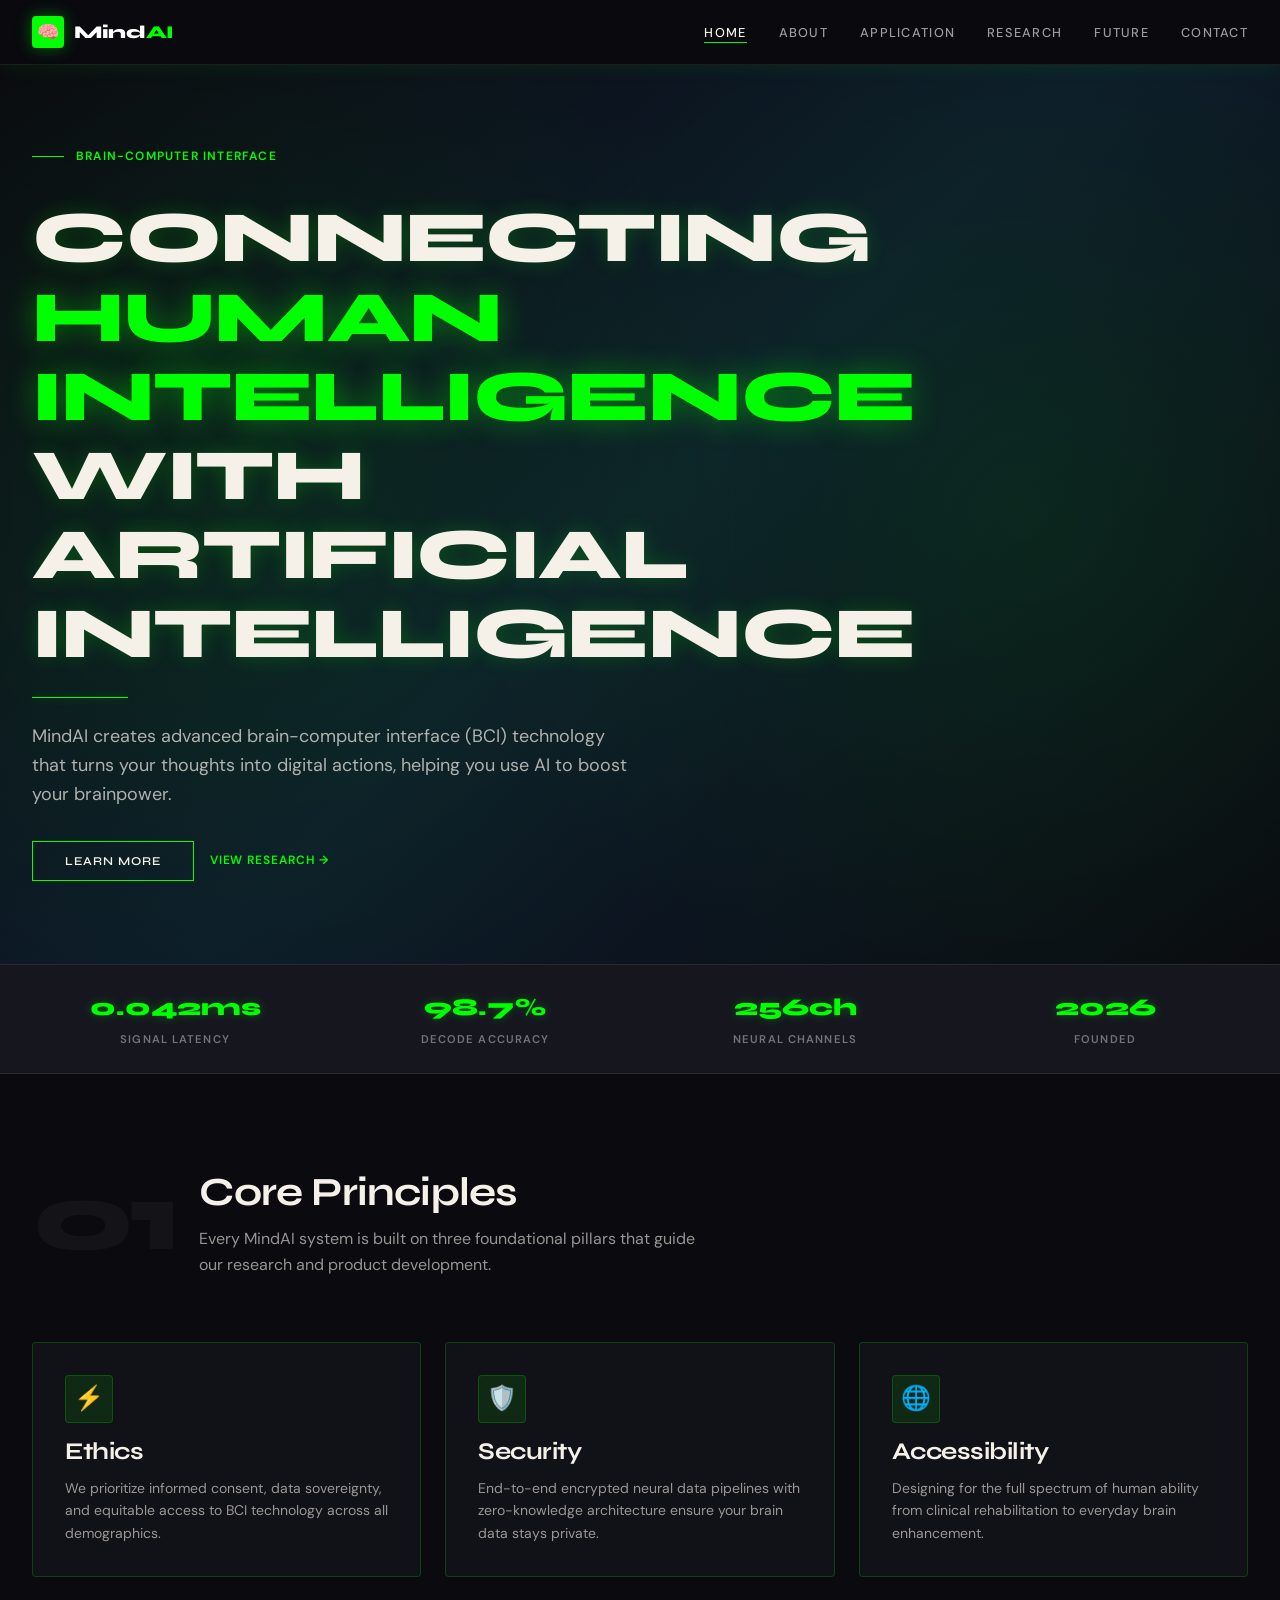
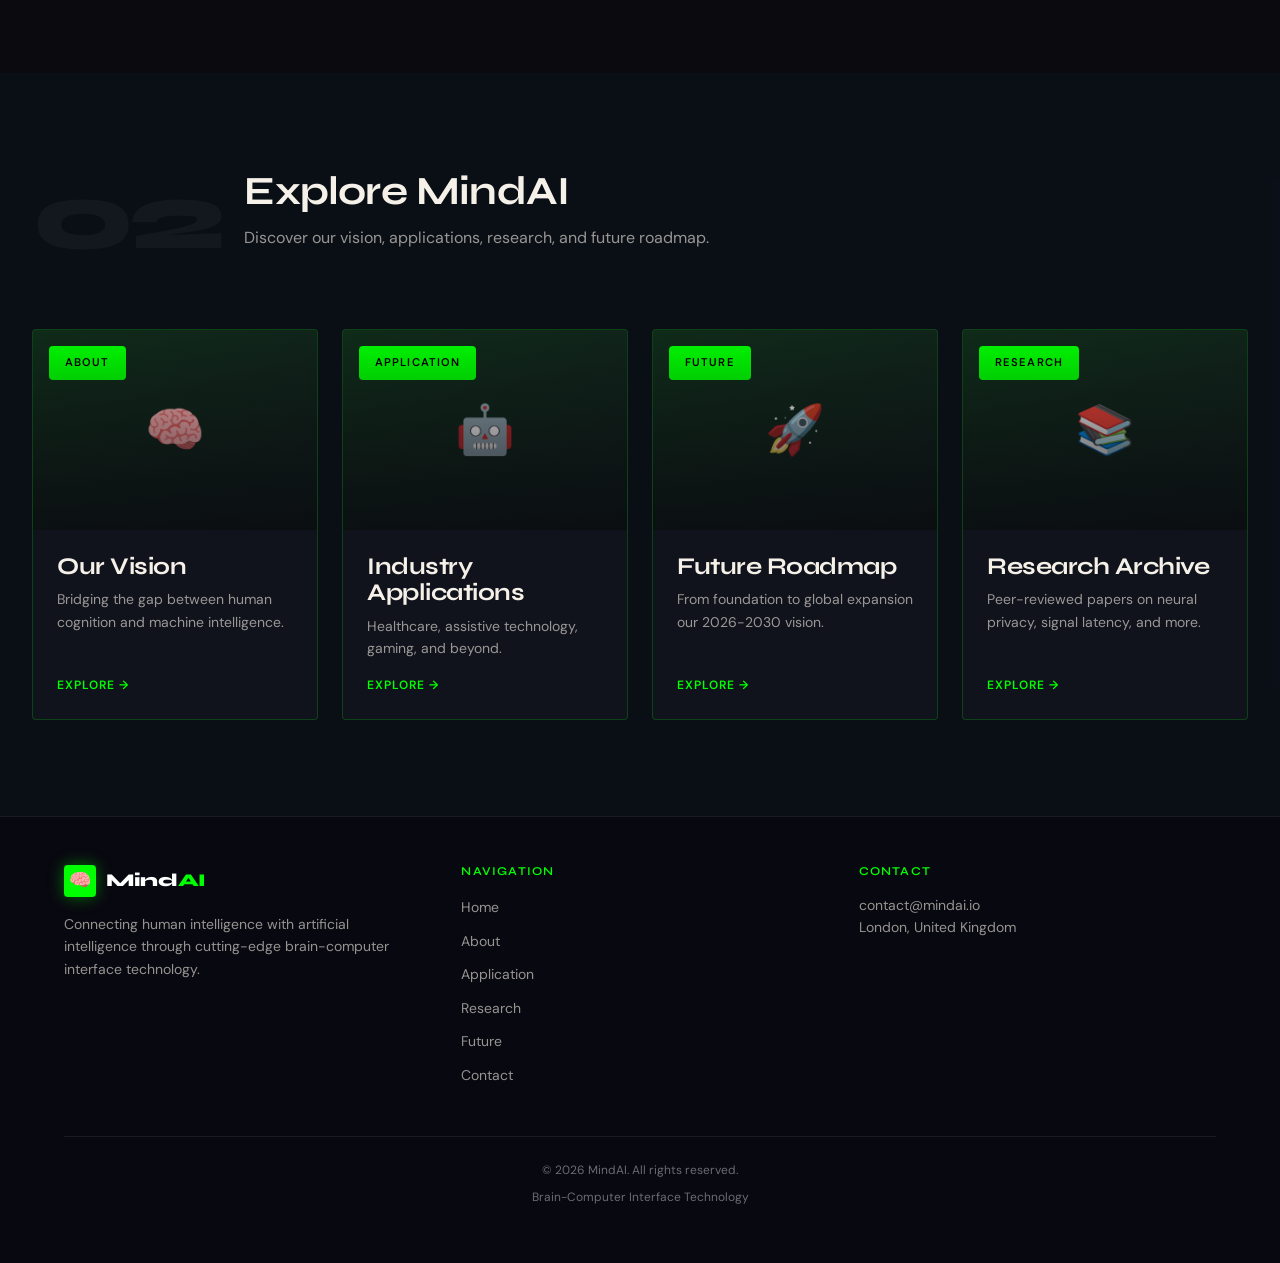
<file: index.html>
<!DOCTYPE html>
<html lang="en">

<head>
    <meta charset="UTF-8">
    <meta name="viewport" content="width=device-width, initial-scale=1.0">
    <title>MindAI - Home</title>
    <link
        href="https://fonts.googleapis.com/css2?family=Syne:wght@400;500;600;700;800&family=DM+Sans:ital,opsz,wght@0,9..40,300;0,9..40,400;0,9..40,500;0,9..40,600&display=swap"
        rel="stylesheet">
    <link rel="stylesheet" href="css/shared.css">
    <link rel="stylesheet" href="css/index.css">
</head>

<body>
    <!-- Navigation -->
    <nav>
        <a href="index.html" class="logo">
            <div class="logo-icon">🧠</div>
            <div class="logo-text">Mind<span class="green">AI</span></div>
        </a>
        <ul class="nav-links">
            <li><a href="index.html" class="active">Home</a></li>
            <li><a href="about.html">About</a></li>
            <li><a href="application.html">Application</a></li>
            <li><a href="research.html">Research</a></li>
            <li><a href="future.html">Future</a></li>
            <li><a href="contact.html">Contact</a></li>
        </ul>
    </nav>

    <!-- Hero Section -->
    <section class="hero">
        <div class="container">
            <div class="hero-label">
                <div class="hero-label-line"></div>
                <span class="hero-label-text">Brain-Computer Interface</span>
            </div>
            <h1 class="hero-title">
                CONNECTING<br>
                <span class="green">HUMAN INTELLIGENCE</span><br>
                WITH<br>
                ARTIFICIAL INTELLIGENCE
            </h1>
            <div class="hero-divider"></div>
            <p class="hero-subtitle">
               MindAI creates advanced brain-computer interface (BCI) technology that turns your thoughts into digital actions, helping you use AI to boost your brainpower.
            </p>
            <div class="hero-buttons">
                <a href="about.html"><button class="btn-signal">Learn More</button></a>
                <a href="research.html" class="hero-btn-secondary">View Research →</a>
            </div>
        </div>
    </section>

    <!-- Stats Bar -->
    <div class="stats-bar">
        <div class="container">
            <div class="stats-grid">
                <div class="stat-item">
                    <div class="stat-value">0.042ms</div>
                    <div class="stat-label">Signal Latency</div>
                </div>
                <div class="stat-item">
                    <div class="stat-value">98.7%</div>
                    <div class="stat-label">Decode Accuracy</div>
                </div>
                <div class="stat-item">
                    <div class="stat-value">256ch</div>
                    <div class="stat-label">Neural Channels</div>
                </div>
                <div class="stat-item">
                    <div class="stat-value">2026</div>
                    <div class="stat-label">Founded</div>
                </div>
            </div>
        </div>
    </div>

    <!-- Principles Section -->
    <section class="principles">
        <div class="container">
            <div class="section-header">
                <span class="section-number">01</span>
                <div class="section-header-content">
                    <h2>Core Principles</h2>
                    <p>Every MindAI system is built on three foundational pillars that guide our research and product
                        development.</p>
                </div>
            </div>
            <div class="principles-grid">
                <div class="principle-card">
                    <div class="principle-icon">⚡</div>
                    <h3>Ethics</h3>
                    <p>We prioritize informed consent, data sovereignty, and equitable access to BCI technology across
                        all demographics.</p>
                </div>
                <div class="principle-card">
                    <div class="principle-icon">🛡️</div>
                    <h3>Security</h3>
                    <p>End-to-end encrypted neural data pipelines with zero-knowledge architecture ensure your brain
                        data stays private.</p>
                </div>
                <div class="principle-card">
                    <div class="principle-icon">🌐</div>
                    <h3>Accessibility</h3>
                    <p>Designing for the full spectrum of human ability from clinical rehabilitation to everyday
                        brain enhancement.</p>
                </div>
            </div>
        </div>
    </section>

    <!-- Preview Cards Section -->
    <section class="preview-section">
        <div class="container">
            <div class="section-header">
                <span class="section-number">02</span>
                <div class="section-header-content">
                    <h2>Explore MindAI</h2>
                    <p>Discover our vision, applications, research, and future roadmap.</p>
                </div>
            </div>
            <div class="preview-grid">
                <a href="about.html" class="preview-card">
                    <div class="preview-card-image">
                        🧠
                        <span class="preview-card-label">About</span>
                    </div>
                    <div class="preview-card-content">
                        <h3>Our Vision</h3>
                        <p>Bridging the gap between human cognition and machine intelligence.</p>
                        <div class="preview-card-link">Explore →</div>
                    </div>
                </a>
                <a href="application.html" class="preview-card">
                    <div class="preview-card-image">
                        🤖
                        <span class="preview-card-label">Application</span>
                    </div>
                    <div class="preview-card-content">
                        <h3>Industry Applications</h3>
                        <p>Healthcare, assistive technology, gaming, and beyond.</p>
                        <div class="preview-card-link">Explore →</div>
                    </div>
                </a>
                <a href="future.html" class="preview-card">
                    <div class="preview-card-image">
                        🚀
                        <span class="preview-card-label">Future</span>
                    </div>
                    <div class="preview-card-content">
                        <h3>Future Roadmap</h3>
                        <p>From foundation to global expansion our 2026-2030 vision.</p>
                        <div class="preview-card-link">Explore →</div>
                    </div>
                </a>
                <a href="research.html" class="preview-card">
                    <div class="preview-card-image">
                        📚
                        <span class="preview-card-label">Research</span>
                    </div>
                    <div class="preview-card-content">
                        <h3>Research Archive</h3>
                        <p>Peer-reviewed papers on neural privacy, signal latency, and more.</p>
                        <div class="preview-card-link">Explore →</div>
                    </div>
                </a>
            </div>
        </div>
    </section>

    <!-- Footer -->
    <footer>
        <div class="container">
            <div class="footer-content">
                <div class="footer-section">
                    <div style="display: flex; align-items: center; gap: 0.625rem; margin-bottom: 1rem;">
                        <div class="logo-icon">🧠</div>
                        <div class="logo-text">Mind<span class="green">AI</span></div>
                    </div>
                    <p>Connecting human intelligence with artificial intelligence through cutting-edge brain-computer
                        interface technology.</p>
                </div>
                <div class="footer-section">
                    <h4>Navigation</h4>
                    <ul>
                        <li><a href="index.html">Home</a></li>
                        <li><a href="about.html">About</a></li>
                        <li><a href="application.html">Application</a></li>
                        <li><a href="research.html">Research</a></li>
                        <li><a href="future.html">Future</a></li>
                        <li><a href="contact.html">Contact</a></li>
                    </ul>
                </div>
                <div class="footer-section">
                    <h4>Contact</h4>
                    <p>contact@mindai.io</p>
                    <p>London, United Kingdom</p>
                </div>
            </div>
            <div class="footer-bottom">
                <p>© 2026 MindAI. All rights reserved.</p>
                <p>Brain-Computer Interface Technology</p>
            </div>
        </div>
    </footer>


</body>

</html>
</file>
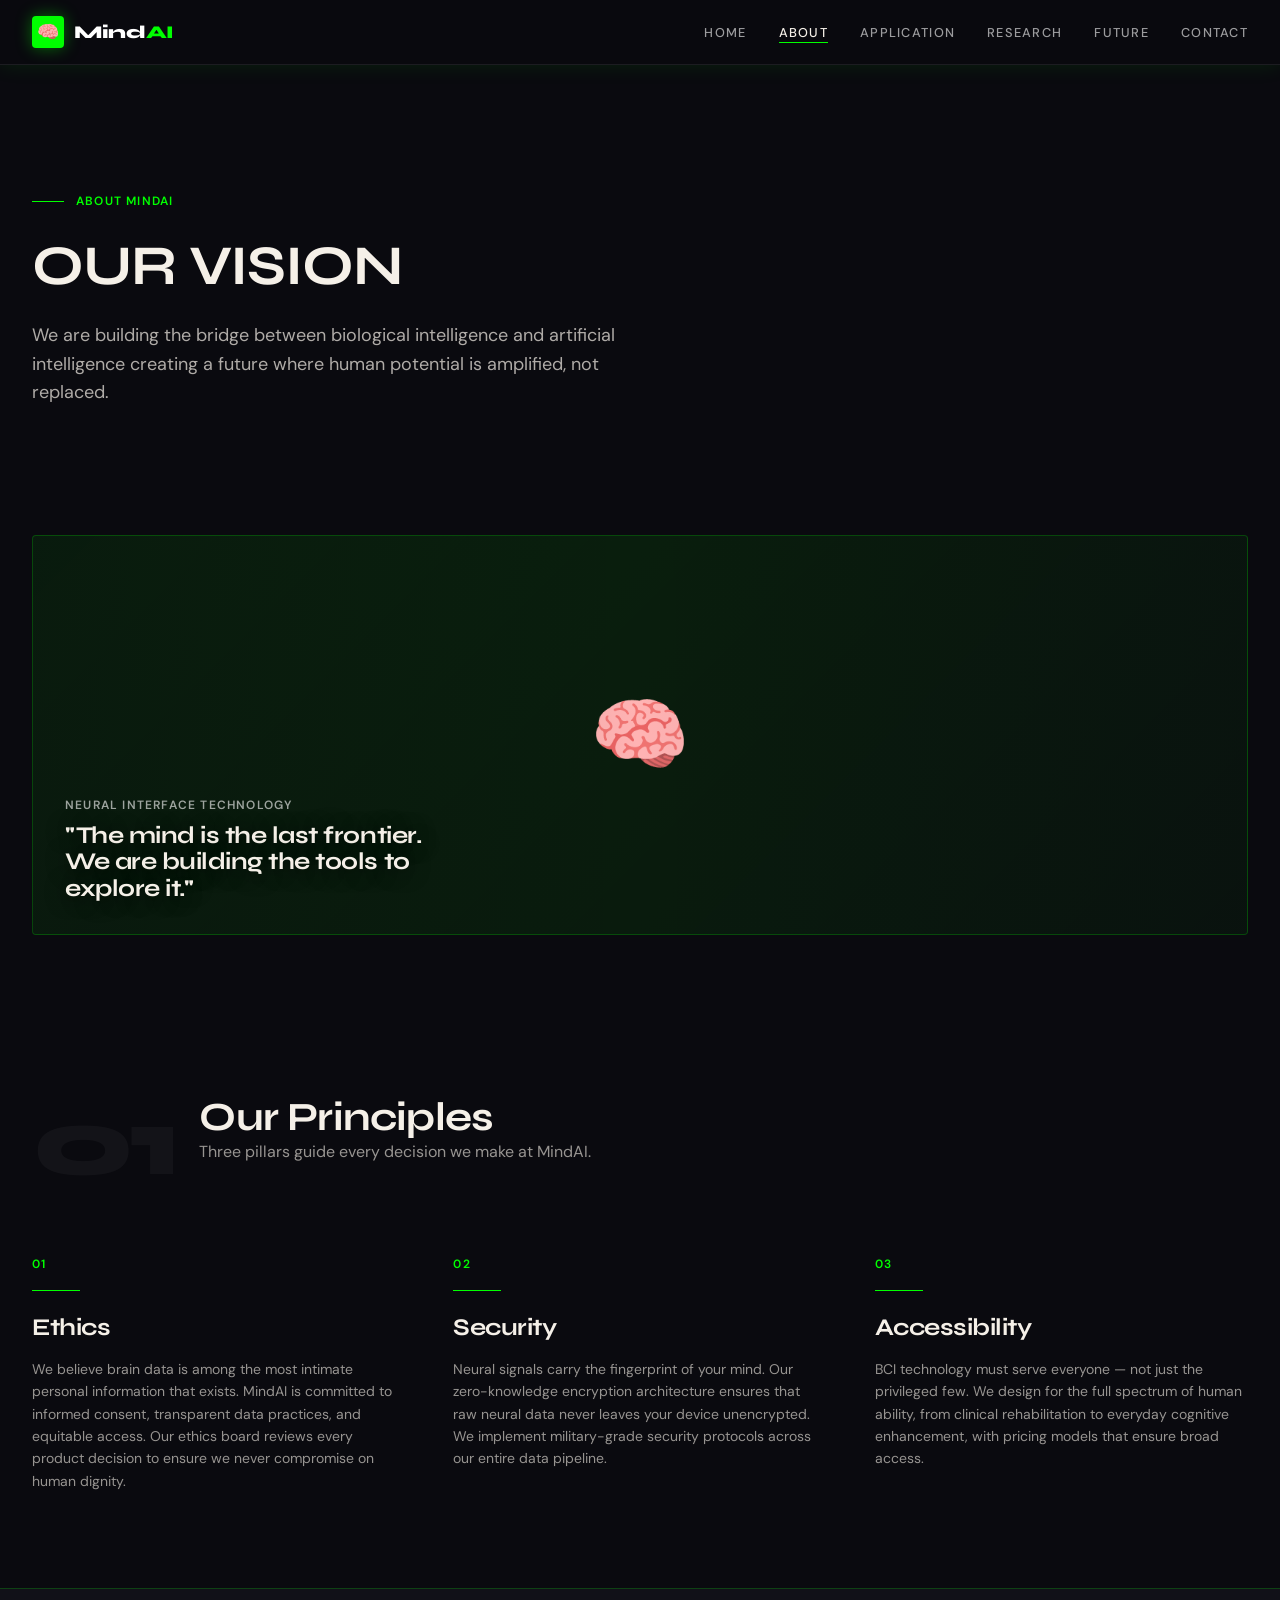
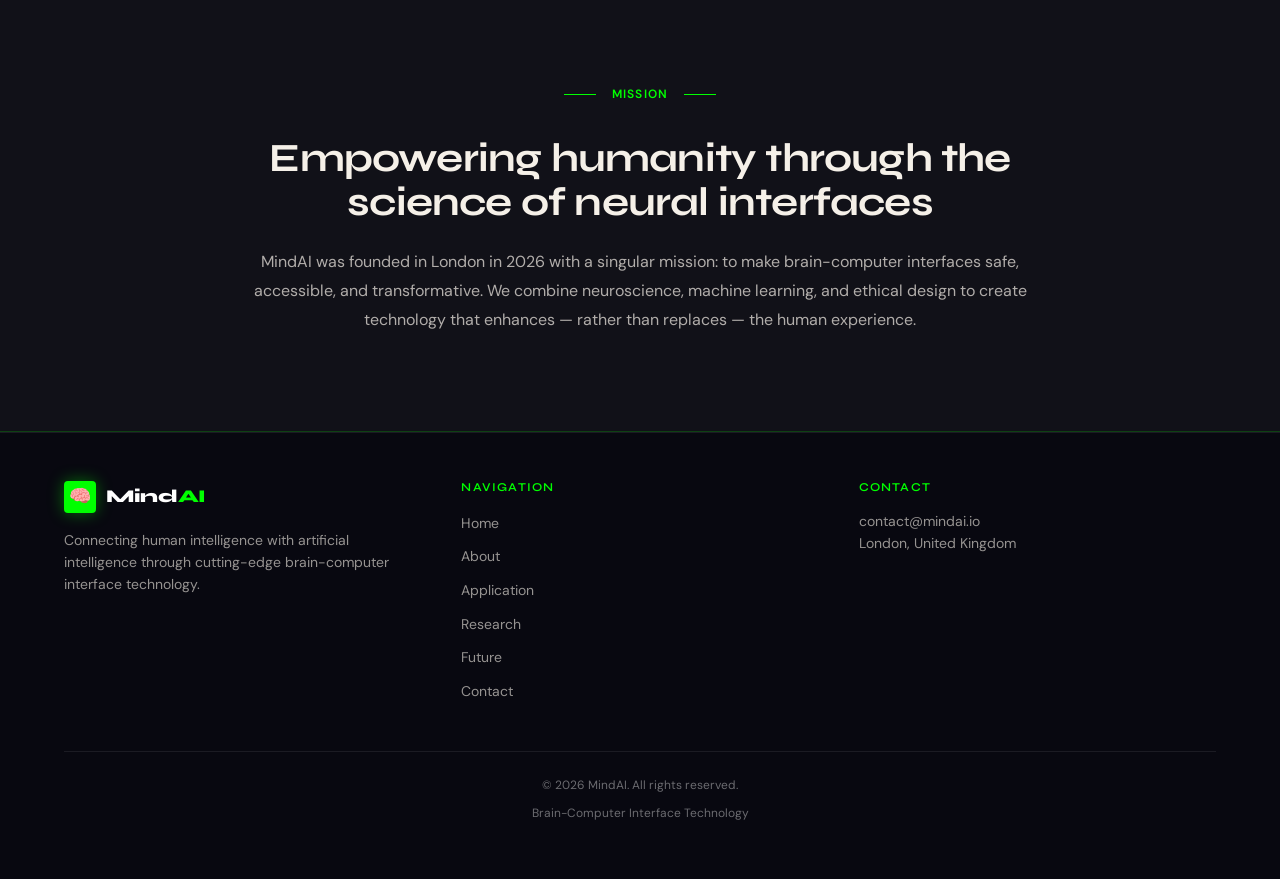
<file: about.html>
<!DOCTYPE html>
<html lang="en">
<head>
    <meta charset="UTF-8">
    <meta name="viewport" content="width=device-width, initial-scale=1.0">
    <title>MindAI - About</title> 
    <link href="https://fonts.googleapis.com/css2?family=Syne:wght@400;500;600;700;800&family=DM+Sans:ital,opsz,wght@0,9..40,300;0,9..40,400;0,9..40,500;0,9..40,600&display=swap" rel="stylesheet">
    <link rel="stylesheet" href="css/shared.css">
    <link rel="stylesheet" href="css/about.css">
</head>
<body>
    <!-- Navigation -->
    <nav>
        <a href="index.html" class="logo">
            <div class="logo-icon">🧠</div>
            <div class="logo-text">Mind<span class="green">AI</span></div>
        </a>
        <ul class="nav-links">
            <li><a href="index.html">Home</a></li>
            <li><a href="about.html" class="active">About</a></li>
            <li><a href="application.html">Application</a></li>
            <li><a href="research.html">Research</a></li>
            <li><a href="future.html">Future</a></li>
            <li><a href="contact.html">Contact</a></li>
        </ul>
    </nav>

    <!-- Page Header -->
    <section class="page-header">
        <div class="container">
            <div class="page-header-label">
                <div class="page-header-label-line"></div>
                <span class="page-header-label-text">About MindAI</span>
            </div>
            <h1>OUR VISION</h1>
            <p>We are building the bridge between biological intelligence and artificial intelligence creating a future where human potential is amplified, not replaced.</p>
        </div>
    </section>

    <!-- Vision Image -->
    <section class="vision-section">
        <div class="container">
            <div class="vision-image">
                🧠
                <div class="vision-overlay">
                    <p>Neural Interface Technology</p>
                    <h3>"The mind is the last frontier. We are building the tools to explore it."</h3>
                </div>
            </div>
        </div>
    </section>

    <!-- Principles Section -->
    <section class="principles-section">
        <div class="container">
            <div style="display: flex; align-items: flex-start; gap: 1.5rem; margin-bottom: 4rem;">
                <span class="section-number">01</span>
                <div>
                    <h2>Our Principles</h2>
                    <p style="font-size: 1rem; color: rgba(245, 240, 232, 0.6); max-width: 500px;">Three pillars guide every decision we make at MindAI.</p>
                </div>
            </div>

            <div class="principles-grid">
                <div class="principle-item">
                    <div class="principle-number">01</div>
                    <div class="principle-item-line"></div>
                    <h3>Ethics</h3>
                    <p>We believe brain data is among the most intimate personal information that exists. MindAI is committed to informed consent, transparent data practices, and equitable access. Our ethics board reviews every product decision to ensure we never compromise on human dignity.</p>
                </div>
                <div class="principle-item">
                    <div class="principle-number">02</div>
                    <div class="principle-item-line"></div>
                    <h3>Security</h3>
                    <p>Neural signals carry the fingerprint of your mind. Our zero-knowledge encryption architecture ensures that raw neural data never leaves your device unencrypted. We implement military-grade security protocols across our entire data pipeline.</p>
                </div>
                <div class="principle-item">
                    <div class="principle-number">03</div>
                    <div class="principle-item-line"></div>
                    <h3>Accessibility</h3>
                    <p>BCI technology must serve everyone — not just the privileged few. We design for the full spectrum of human ability, from clinical rehabilitation to everyday cognitive enhancement, with pricing models that ensure broad access.</p>
                </div>
            </div>
        </div>
    </section>

    <!-- Mission Section -->
    <section class="mission-section">
        <div class="container">
            <div class="mission-content">
                <div class="mission-label">
                    <div class="mission-label-line"></div>
                    <span class="mission-label-text">Mission</span>
                    <div class="mission-label-line"></div>
                </div>
                <h2>Empowering humanity through the science of neural interfaces</h2>
                <p>MindAI was founded in London in 2026 with a singular mission: to make brain-computer interfaces safe, accessible, and transformative. We combine neuroscience, machine learning, and ethical design to create technology that enhances — rather than replaces — the human experience.</p>
            </div>
        </div>
    </section>

    <!-- Footer -->
    <footer>
        <div class="container">
            <div class="footer-content">
                <div class="footer-section">
                    <div style="display: flex; align-items: center; gap: 0.625rem; margin-bottom: 1rem;">
                        <div class="logo-icon">🧠</div>
                        <div class="logo-text">Mind<span class="green">AI</span></div>
                    </div>
                    <p>Connecting human intelligence with artificial intelligence through cutting-edge brain-computer interface technology.</p>
                </div>
                <div class="footer-section">
                    <h4>Navigation</h4>
                    <ul>
                        <li><a href="index.html">Home</a></li>
                        <li><a href="about.html">About</a></li>
                        <li><a href="application.html">Application</a></li>
                        <li><a href="research.html">Research</a></li>
                        <li><a href="future.html">Future</a></li>
                        <li><a href="contact.html">Contact</a></li>
                    </ul>
                </div>
                <div class="footer-section">
                    <h4>Contact</h4>
                    <p>contact@mindai.io</p>
                    <p>London, United Kingdom</p>
                </div>
            </div>
            <div class="footer-bottom">
                <p>© 2026 MindAI. All rights reserved.</p>
                <p>Brain-Computer Interface Technology</p>
            </div>
        </div>
    </footer>


</body>
</html>
</file>
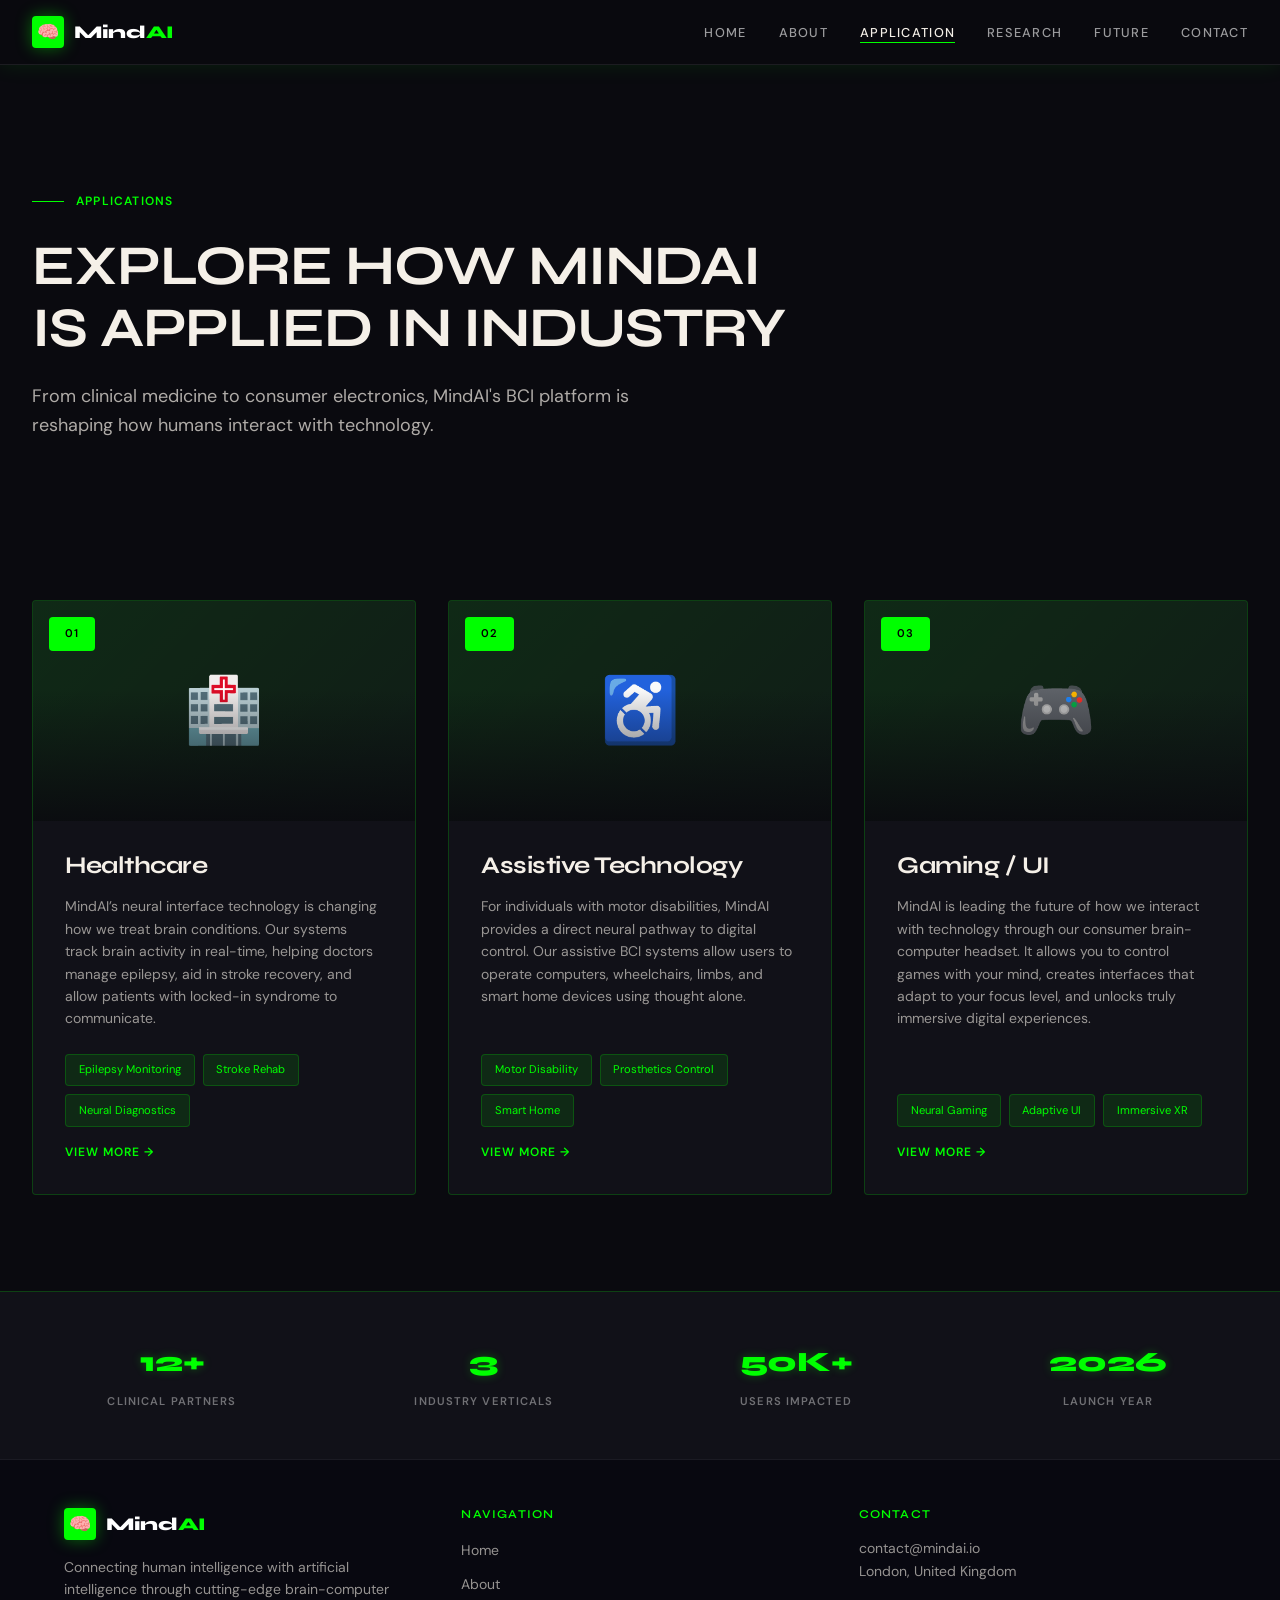
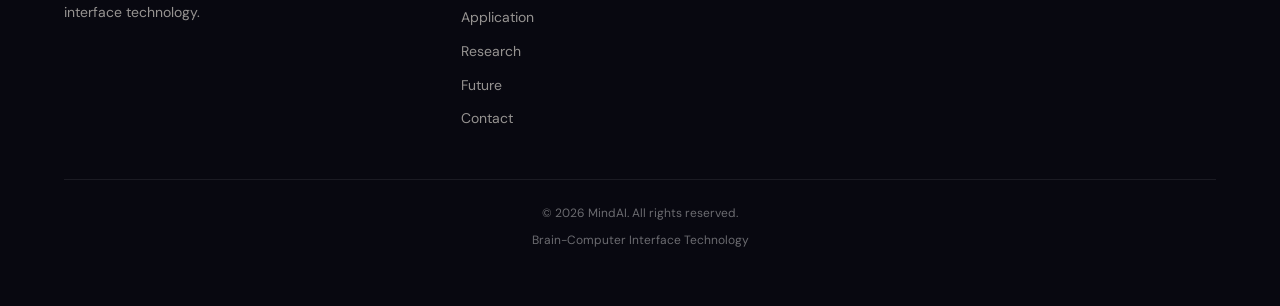
<file: application.html>
<!DOCTYPE html>
<html lang="en">

<head>
    <meta charset="UTF-8">
    <meta name="viewport" content="width=device-width, initial-scale=1.0">
    <title>MindAI - Applications</title>
    <link
        href="https://fonts.googleapis.com/css2?family=Syne:wght@400;500;600;700;800&family=DM+Sans:ital,opsz,wght@0,9..40,300;0,9..40,400;0,9..40,500;0,9..40,600&display=swap"
        rel="stylesheet">
    <link rel="stylesheet" href="css/shared.css">
    <link rel="stylesheet" href="css/application.css">
</head>

<body>
    <!-- Navigation -->
    <nav>
        <a href="index.html" class="logo">
            <div class="logo-icon">🧠</div>
            <div class="logo-text">Mind<span class="green">AI</span></div>
        </a>
        <ul class="nav-links">
            <li><a href="index.html">Home</a></li>
            <li><a href="about.html">About</a></li>
            <li><a href="application.html" class="active">Application</a></li>
            <li><a href="research.html">Research</a></li>
            <li><a href="future.html">Future</a></li>
            <li><a href="contact.html">Contact</a></li>
        </ul>
    </nav>

    <!-- Page Header -->
    <section class="page-header">
        <div class="container">
            <div class="page-header-label">
                <div class="page-header-label-line"></div>
                <span class="page-header-label-text">Applications</span>
            </div>
            <h1>EXPLORE HOW MINDAI<br>IS APPLIED IN INDUSTRY</h1>
            <p>From clinical medicine to consumer electronics, MindAI's BCI platform is reshaping how humans interact
                with technology.</p>
        </div>
    </section>

    <!-- Applications Section -->
    <section class="applications-section">
        <div class="container">
            <div class="app-grid">
                <!-- Healthcare -->
                <div class="app-card">
                    <div class="app-card-image">
                        🏥
                        <span class="app-card-number">01</span>
                    </div>
                    <div class="app-card-content">
                        <h3>Healthcare</h3>
                        <p>MindAI’s neural interface technology is changing how we treat brain conditions. Our systems track brain activity in real-time, helping doctors manage epilepsy, aid in stroke recovery, and allow patients with locked-in syndrome to communicate.</p>
                        <div class="app-tags">
                            <span class="app-tag">Epilepsy Monitoring</span>
                            <span class="app-tag">Stroke Rehab</span>
                            <span class="app-tag">Neural Diagnostics</span>
                        </div>
                        <div class="app-link">View More →</div>
                    </div>
                </div>

                <!-- Assistive Technology -->
                <div class="app-card">
                    <div class="app-card-image">
                        ♿
                        <span class="app-card-number">02</span>
                    </div>
                    <div class="app-card-content">
                        <h3>Assistive Technology</h3>
                        <p>For individuals with motor disabilities, MindAI provides a direct neural pathway to digital
                            control. Our assistive BCI systems allow users to operate computers, wheelchairs,  
                            limbs, and smart home devices using thought alone.</p>
                        <div class="app-tags">
                            <span class="app-tag">Motor Disability</span>
                            <span class="app-tag">Prosthetics Control</span>
                            <span class="app-tag">Smart Home</span>
                        </div>
                        <div class="app-link">View More →</div>
                    </div>
                </div>

                <!-- Gaming/UI -->
                <div class="app-card">
                    <div class="app-card-image">
                        🎮
                        <span class="app-card-number">03</span>
                    </div>
                    <div class="app-card-content">
                        <h3>Gaming / UI</h3>
                        <p>MindAI is leading the future of how we interact with technology through our consumer brain-computer headset. It allows you to control games with your mind, creates interfaces that adapt to your focus level, and unlocks truly immersive digital experiences.</p>
                        <div class="app-tags">
                            <span class="app-tag">Neural Gaming</span>
                            <span class="app-tag">Adaptive UI</span>
                            <span class="app-tag">Immersive XR</span>
                        </div>
                        <div class="app-link">View More →</div>
                    </div>
                </div>
            </div>
        </div>
    </section>

    <!-- Stats Section -->
    <section class="stats-section">
        <div class="container">
            <div class="stats-grid">
                <div class="stat-item">
                    <div class="stat-value">12+</div>
                    <div class="stat-label">Clinical Partners</div>
                </div>
                <div class="stat-item">
                    <div class="stat-value">3</div>
                    <div class="stat-label">Industry Verticals</div>
                </div>
                <div class="stat-item">
                    <div class="stat-value">50K+</div>
                    <div class="stat-label">Users Impacted</div>
                </div>
                <div class="stat-item">
                    <div class="stat-value">2026</div>
                    <div class="stat-label">Launch Year</div>
                </div>
            </div>
        </div>
    </section>

    <!-- Footer -->
    <footer>
        <div class="container">
            <div class="footer-content">
                <div class="footer-section">
                    <div style="display: flex; align-items: center; gap: 0.625rem; margin-bottom: 1rem;">
                        <div class="logo-icon">🧠</div>
                        <div class="logo-text">Mind<span class="green">AI</span></div>
                    </div>
                    <p>Connecting human intelligence with artificial intelligence through cutting-edge brain-computer
                        interface technology.</p>
                </div>
                <div class="footer-section">
                    <h4>Navigation</h4>
                    <ul>
                        <li><a href="index.html">Home</a></li>
                        <li><a href="about.html">About</a></li>
                        <li><a href="application.html">Application</a></li>
                        <li><a href="research.html">Research</a></li>
                        <li><a href="future.html">Future</a></li>
                        <li><a href="contact.html">Contact</a></li>
                    </ul>
                </div>
                <div class="footer-section">
                    <h4>Contact</h4>
                    <p>contact@mindai.io</p>
                    <p>London, United Kingdom</p>
                </div>
            </div>
            <div class="footer-bottom">
                <p>© 2026 MindAI. All rights reserved.</p>
                <p>Brain-Computer Interface Technology</p>
            </div>
        </div>
    </footer>


</body>

</html>
</file>
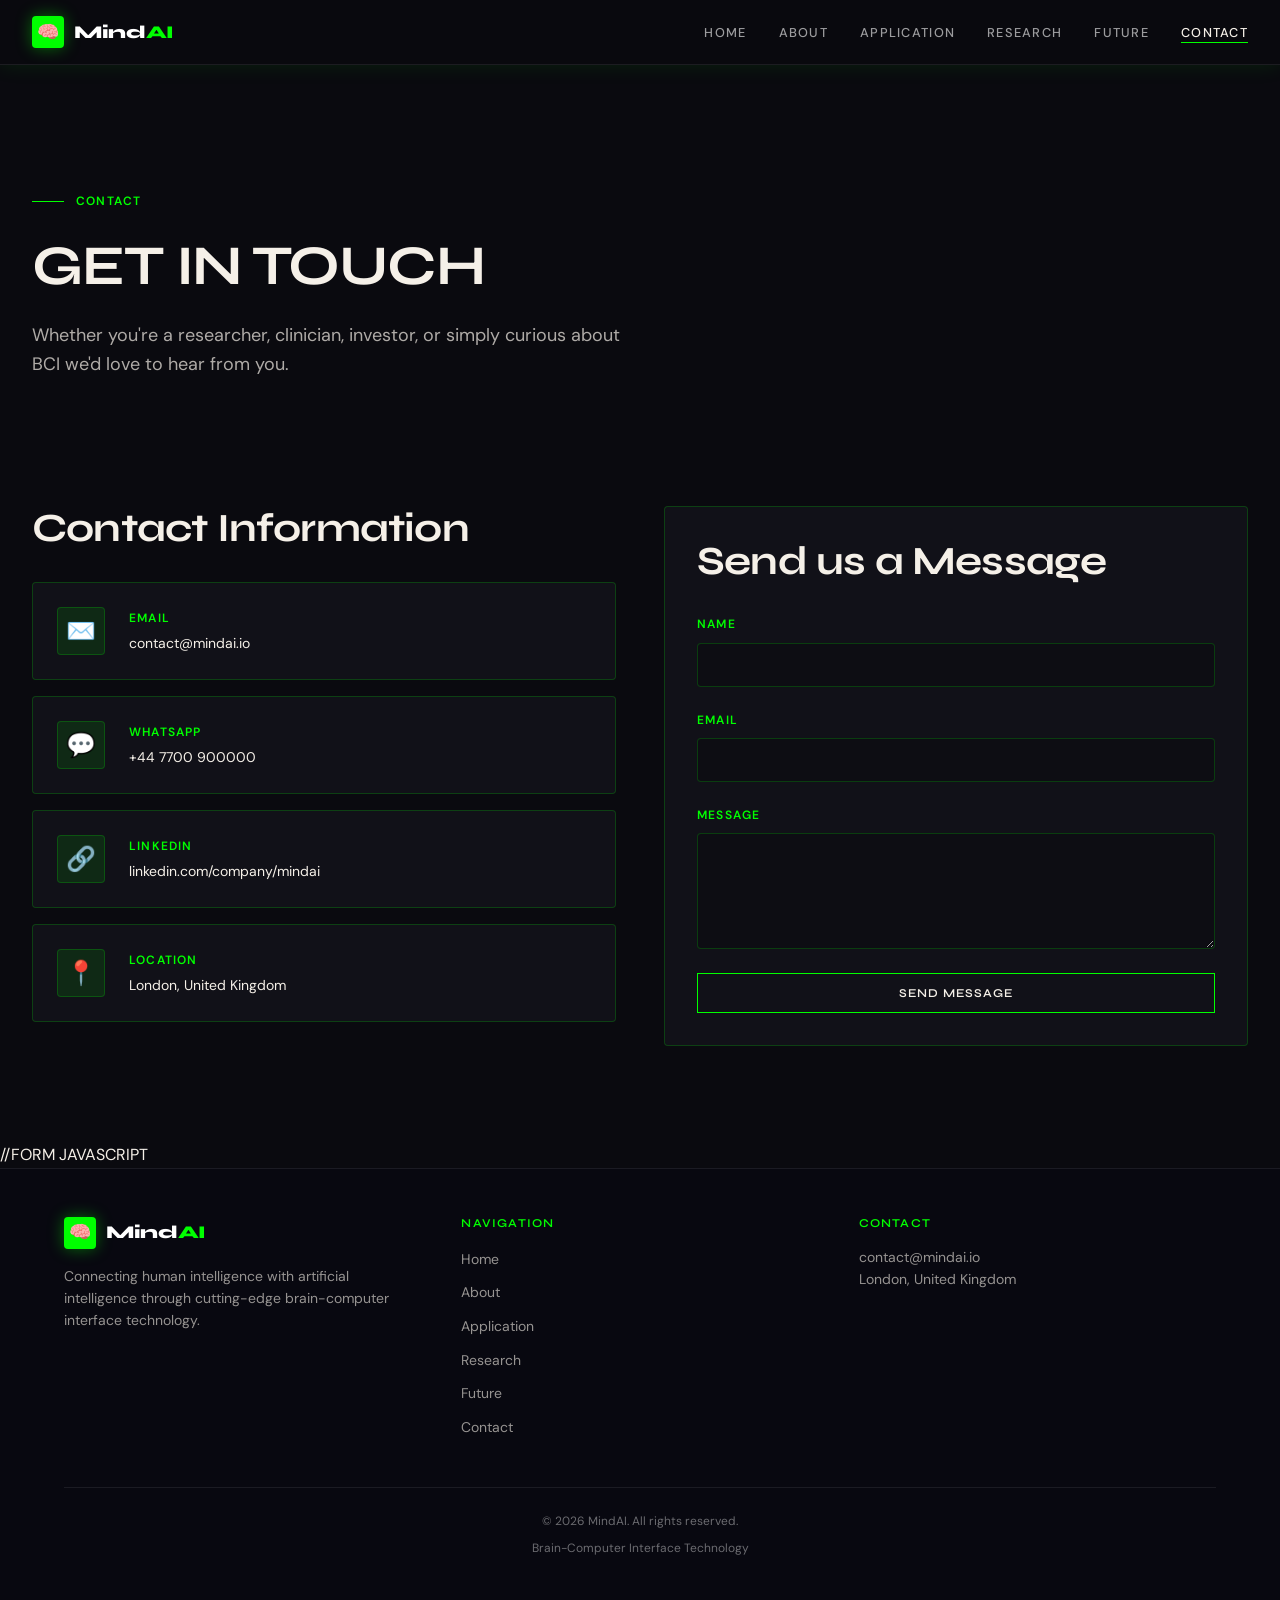
<file: contact.html>
<!DOCTYPE html>
<html lang="en">

<head>
    <meta charset="UTF-8">
    <meta name="viewport" content="width=device-width, initial-scale=1.0">
    <title>MindAI - Contact</title>

    <link
        href="https://fonts.googleapis.com/css2?family=Syne:wght@400;500;600;700;800&family=DM+Sans:ital,opsz,wght@0,9..40,300;0,9..40,400;0,9..40,500;0,9..40,600&display=swap"
        rel="stylesheet">
    <link rel="stylesheet" href="css/shared.css">
    <link rel="stylesheet" href="css/contact.css">
</head>

<body>
    <!-- Navigation -->
    <nav>
        <a href="index.html" class="logo">
            <div class="logo-icon">🧠</div>
            <div class="logo-text">Mind<span class="green">AI</span></div>
        </a>
        <ul class="nav-links">
            <li><a href="index.html">Home</a></li>
            <li><a href="about.html">About</a></li>
            <li><a href="application.html">Application</a></li>
            <li><a href="research.html">Research</a></li>
            <li><a href="future.html">Future</a></li>
            <li><a href="contact.html" class="active">Contact</a></li>
        </ul>
    </nav>

    <!-- Page Header -->
    <section class="page-header">
        <div class="container">
            <div class="page-header-label">
                <div class="page-header-label-line"></div>
                <span class="page-header-label-text">Contact</span>
            </div>
            <h1>GET IN TOUCH</h1>
            <p>Whether you're a researcher, clinician, investor, or simply curious about BCI  we'd love to hear from
                you.</p>
        </div>
    </section>

    <!-- Contact Content -->
    <section class="contact-section">
        <div class="container">
            <div class="contact-layout">
                <!-- Contact Info -->
                <div class="contact-info">
                    <h2>Contact Information</h2>

                    <div class="contact-items">
                        <a href="mailto:contact@mindai.io" class="contact-item">
                            <div class="contact-icon">✉️</div>
                            <div class="contact-details">
                                <div class="contact-label">Email</div>
                                <div class="contact-value">contact@mindai.io</div>
                            </div>
                        </a>

                        <a href="https://wa.me/447700900000" target="_blank" class="contact-item">
                            <div class="contact-icon">💬</div>
                            <div class="contact-details">
                                <div class="contact-label">WhatsApp</div>
                                <div class="contact-value">+44 7700 900000</div>
                            </div>
                        </a>

                        <a href="https://linkedin.com/company/mindai" target="_blank" class="contact-item">
                            <div class="contact-icon">🔗</div>
                            <div class="contact-details">
                                <div class="contact-label">LinkedIn</div>
                                <div class="contact-value">linkedin.com/company/mindai</div>
                            </div>
                        </a>

                        <a href="https://maps.google.com/?q=London,UK" target="_blank" class="contact-item">
                            <div class="contact-icon">📍</div>
                            <div class="contact-details">
                                <div class="contact-label">Location</div>
                                <div class="contact-value">London, United Kingdom</div>
                            </div>
                        </a>
                    </div>
                </div>

                <!-- Contact Form -->
                <div class="contact-form-wrapper">
                    <h2>Send us a Message</h2>
                    <form id="contactForm" class="contact-form">
                        <div class="form-group">
                            <label for="name">Name</label>
                            <input type="text" id="name" name="name" required>
                        </div>

                        <div class="form-group">
                            <label for="email">Email</label>
                            <input type="email" id="email" name="email" required>
                        </div>

                        <div class="form-group">
                            <label for="message">Message</label>
                            <textarea id="message" name="message" rows="5" required></textarea>
                        </div>

                        <button type="submit" class="btn-signal">Send Message</button>
                    </form>
                </div>
            </div>
        </div>
    </section>

    //FORM JAVASCRIPT
    <script>
        document.addEventListener("DOMContentLoaded", () => {
            const contactForm = document.getElementById("contactForm");

            contactForm.addEventListener("submit", (e) => {
                e.preventDefault();

                const name = document.getElementById("name").value;
                const email = document.getElementById("email").value;
                const message = document.getElementById("message").value;

                if (name && email && message) {
                    alert("Message sent!");
                    contactForm.reset();
                } else {
                    alert("Please fill in all fields.");
                }
            });
        });
    </script>

    <!-- Footer -->
    <footer>
        <div class="container">
            <div class="footer-content">
                <div class="footer-section">
                    <div style="display: flex; align-items: center; gap: 0.625rem; margin-bottom: 1rem;">
                        <div class="logo-icon">🧠</div>
                        <div class="logo-text">Mind<span class="green">AI</span></div>
                    </div>
                    <p>Connecting human intelligence with artificial intelligence through cutting-edge brain-computer
                        interface technology.</p>
                </div>
                <div class="footer-section">
                    <h4>Navigation</h4>
                    <ul>
                        <li><a href="index.html">Home</a></li>
                        <li><a href="about.html">About</a></li>
                        <li><a href="application.html">Application</a></li>
                        <li><a href="research.html">Research</a></li>
                        <li><a href="future.html">Future</a></li>
                        <li><a href="contact.html">Contact</a></li>
                    </ul>
                </div>
                <div class="footer-section">
                    <h4>Contact</h4>
                    <p>contact@mindai.io</p>
                    <p>London, United Kingdom</p>
                </div>
            </div>
            <div class="footer-bottom">
                <p>© 2026 MindAI. All rights reserved.</p>
                <p>Brain-Computer Interface Technology</p>
            </div>
        </div>
    </footer>


</body>

</html>
</file>
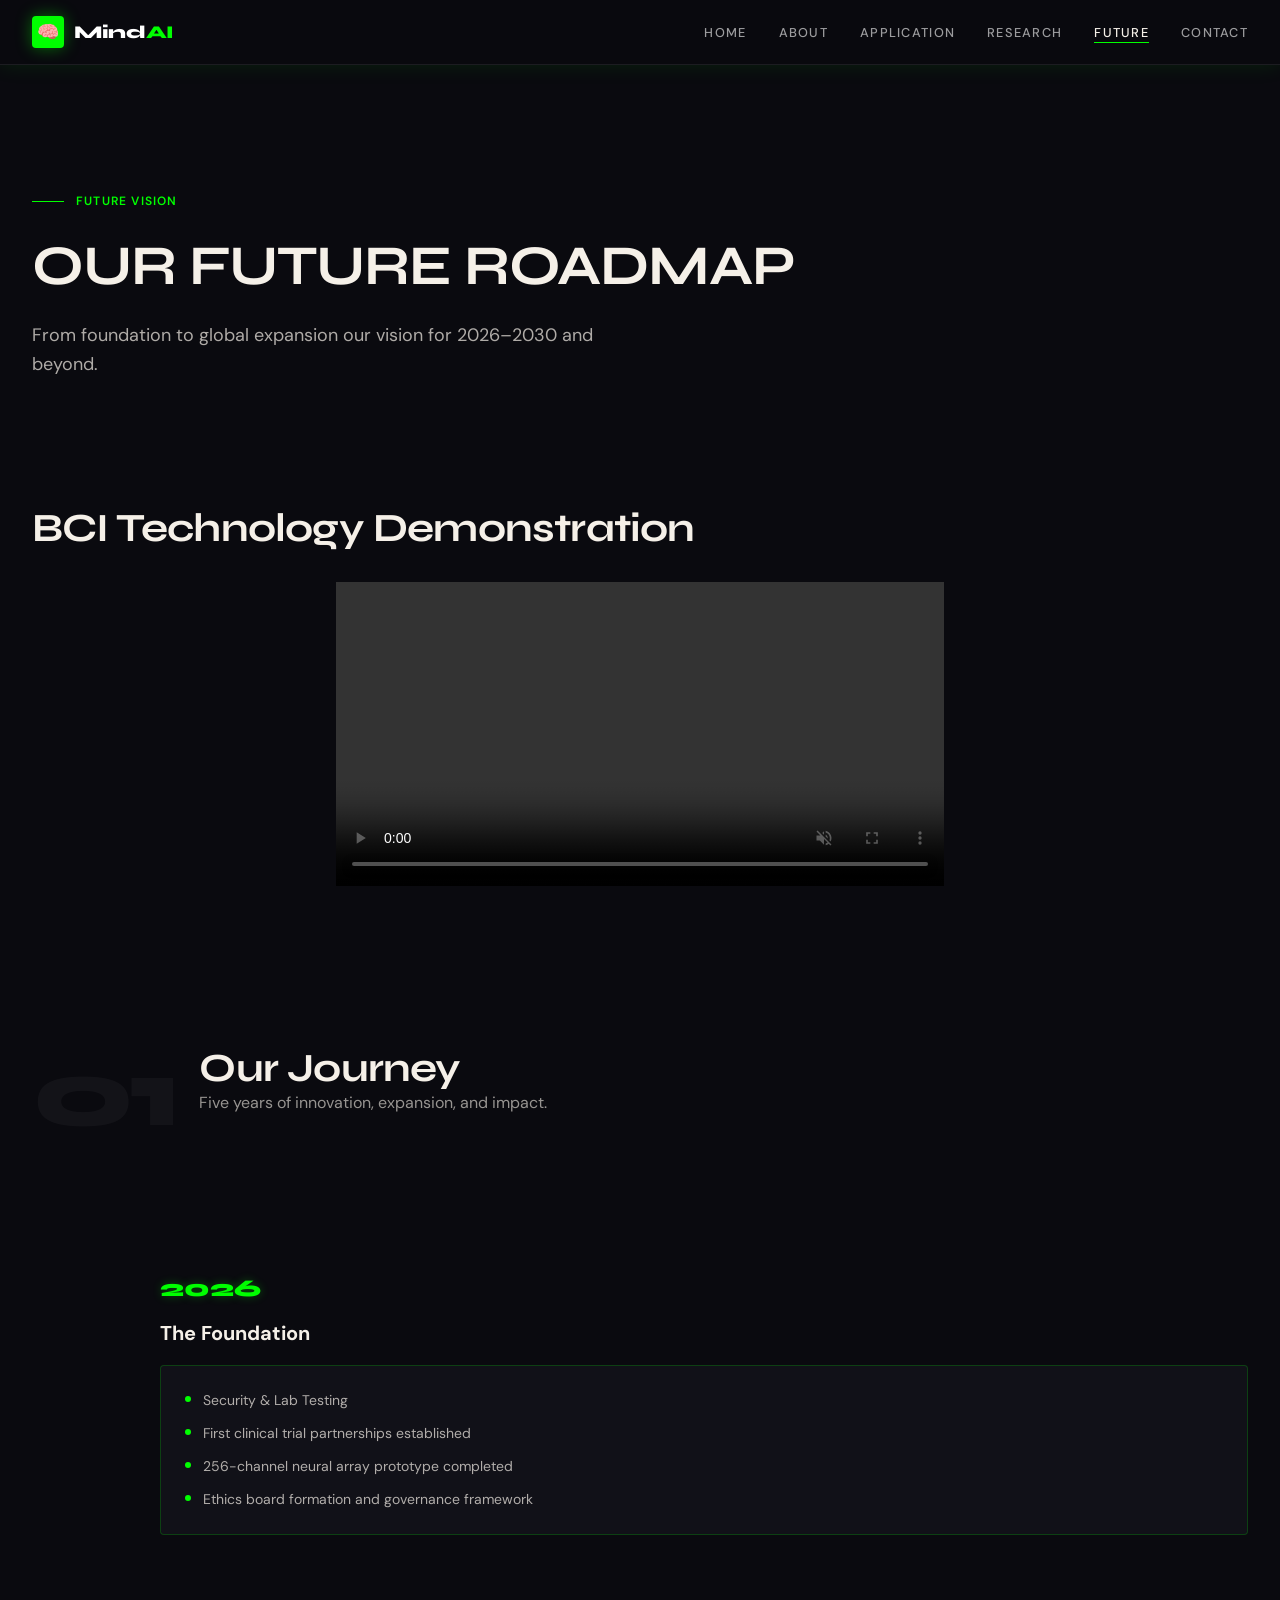
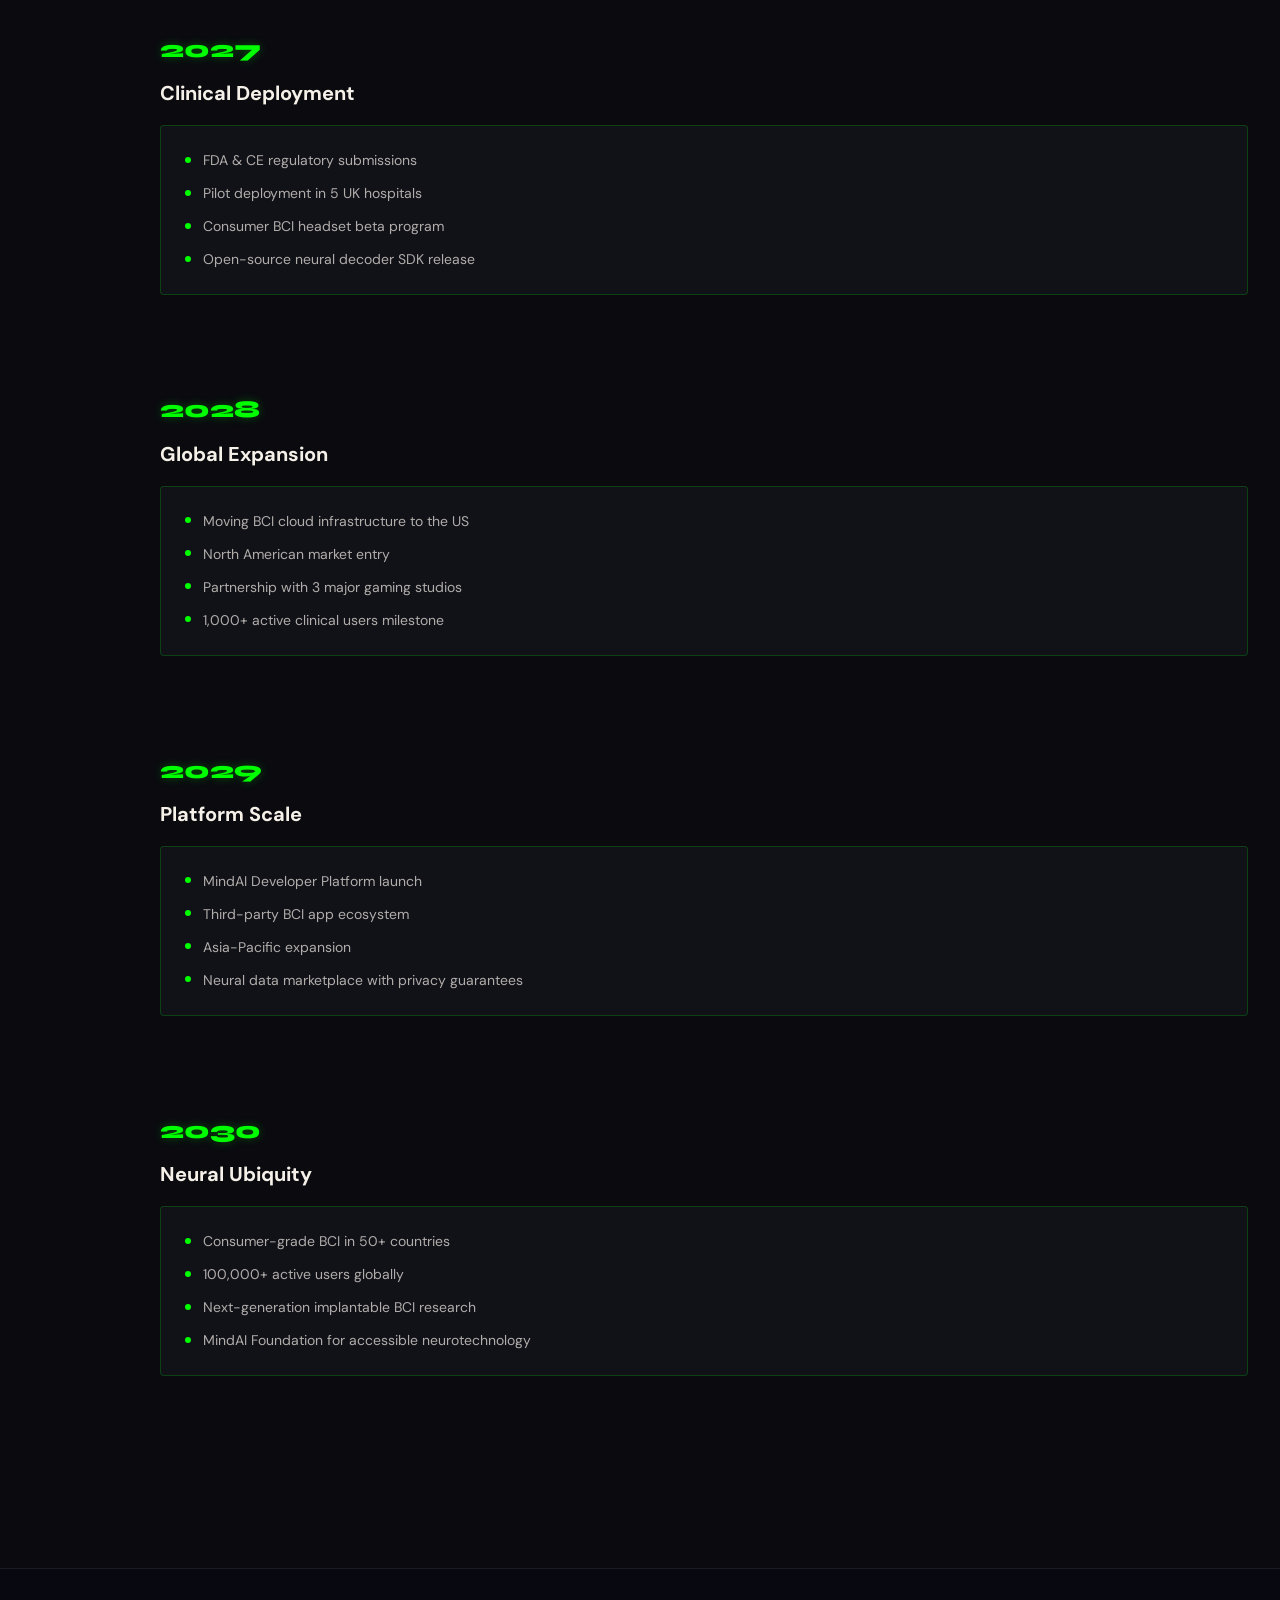
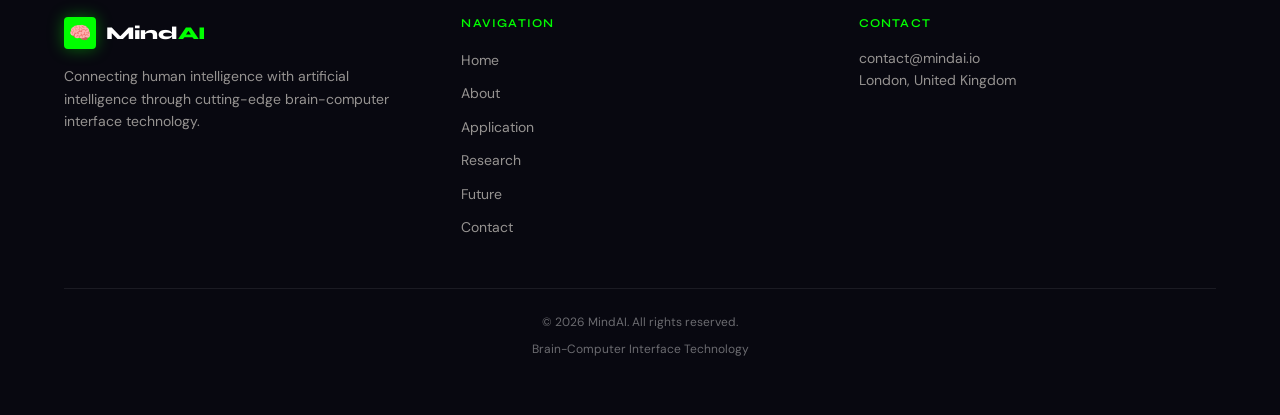
<file: future.html>
<!DOCTYPE html>
<html lang="en">
<head>
    <meta charset="UTF-8">
    <meta name="viewport" content="width=device-width, initial-scale=1.0">
    <title>MindAI - Future</title>
     
    <link href="https://fonts.googleapis.com/css2?family=Syne:wght@400;500;600;700;800&family=DM+Sans:ital,opsz,wght@0,9..40,300;0,9..40,400;0,9..40,500;0,9..40,600&display=swap" rel="stylesheet">
    <link rel="stylesheet" href="css/shared.css">
    <link rel="stylesheet" href="css/future.css">
    <script src="scripts.js"></script>
</head>
<body>
    <!-- Navigation -->
    <nav>
        <a href="index.html" class="logo">
            <div class="logo-icon">🧠</div>
            <div class="logo-text">Mind<span class="green">AI</span></div>
        </a>
        <ul class="nav-links">
            <li><a href="index.html">Home</a></li>
            <li><a href="about.html">About</a></li>
            <li><a href="application.html">Application</a></li>
            <li><a href="research.html">Research</a></li>
            <li><a href="future.html" class="active">Future</a></li>
            <li><a href="contact.html">Contact</a></li>
        </ul>
    </nav>

    <!-- Page Header -->
    <section class="page-header">
        <div class="container">
            <div class="page-header-label">
                <div class="page-header-label-line"></div>
                <span class="page-header-label-text">Future Vision</span>
            </div>
            <h1>OUR FUTURE ROADMAP</h1>
            <p>From foundation to global expansion our vision for 2026–2030 and beyond.</p>
        </div>
    </section>

    <!-- Video Section -->
    <section class="video-section">
        <div class="container">
          <h2>BCI Technology Demonstration</h2>
          <div class="video-wrapper">
        <video id="bciVideo" width="50%" controls loop muted autoplay>
            <source src="img/eff9f2510520cd4a2466b69ecef35731.mp4" type="video/mp4">
            
        </video>
        </div>
    </section>

    <!-- Timeline Section -->
    <section class="timeline-section">
        <div class="container">
            <div style="display: flex; align-items: flex-start; gap: 1.5rem; margin-bottom: 4rem;">
                <span class="section-number">01</span>
                <div>
                    <h2>Our Journey</h2>
                    <p style="font-size: 1rem; color: rgba(245, 240, 232, 0.6); max-width: 500px;">Five years of innovation, expansion, and impact.</p>
                </div>
            </div>

            <div class="timeline">
                <!-- 2026 -->
                <div class="timeline-item">
                    <div class="timeline-dot"></div>
                    <div class="timeline-year">2026</div>
                    <div class="timeline-title">The Foundation</div>
                    <div class="timeline-items">
                        <ul>
                            <li>Security & Lab Testing</li>
                            <li>First clinical trial partnerships established</li>
                            <li>256-channel neural array prototype completed</li>
                            <li>Ethics board formation and governance framework</li>
                        </ul>
                    </div>
                </div>

                <!-- 2027 -->
                <div class="timeline-item">
                    <div class="timeline-dot"></div>
                    <div class="timeline-year">2027</div>
                    <div class="timeline-title">Clinical Deployment</div>
                    <div class="timeline-items">
                        <ul>
                            <li>FDA & CE regulatory submissions</li>
                            <li>Pilot deployment in 5 UK hospitals</li>
                            <li>Consumer BCI headset beta program</li>
                            <li>Open-source neural decoder SDK release</li>
                        </ul>
                    </div>
                </div>

                <!-- 2028 -->
                <div class="timeline-item">
                    <div class="timeline-dot"></div>
                    <div class="timeline-year">2028</div>
                    <div class="timeline-title">Global Expansion</div>
                    <div class="timeline-items">
                        <ul>
                            <li>Moving BCI cloud infrastructure to the US</li>
                            <li>North American market entry</li>
                            <li>Partnership with 3 major gaming studios</li>
                            <li>1,000+ active clinical users milestone</li>
                        </ul>
                    </div>
                </div>

                <!-- 2029 -->
                <div class="timeline-item">
                    <div class="timeline-dot"></div>
                    <div class="timeline-year">2029</div>
                    <div class="timeline-title">Platform Scale</div>
                    <div class="timeline-items">
                        <ul>
                            <li>MindAI Developer Platform launch</li>
                            <li>Third-party BCI app ecosystem</li>
                            <li>Asia-Pacific expansion</li>
                            <li>Neural data marketplace with privacy guarantees</li>
                        </ul>
                    </div>
                </div>

                <!-- 2030 -->
                <div class="timeline-item">
                    <div class="timeline-dot"></div>
                    <div class="timeline-year">2030</div>
                    <div class="timeline-title">Neural Ubiquity</div>
                    <div class="timeline-items">
                        <ul>
                            <li>Consumer-grade BCI in 50+ countries</li>
                            <li>100,000+ active users globally</li>
                            <li>Next-generation implantable BCI research</li>
                            <li>MindAI Foundation for accessible neurotechnology</li>
                        </ul>
                    </div>
                </div>
            </div>
        </div>
    </section>

    <!-- Footer -->
    <footer>
        <div class="container">
            <div class="footer-content">
                <div class="footer-section">
                    <div style="display: flex; align-items: center; gap: 0.625rem; margin-bottom: 1rem;">
                        <div class="logo-icon">🧠</div>
                        <div class="logo-text">Mind<span class="green">AI</span></div>
                    </div>
                    <p>Connecting human intelligence with artificial intelligence through cutting-edge brain-computer interface technology.</p>
                </div>
                <div class="footer-section">
                    <h4>Navigation</h4>
                    <ul>
                        <li><a href="index.html">Home</a></li>
                        <li><a href="about.html">About</a></li>
                        <li><a href="application.html">Application</a></li>
                        <li><a href="research.html">Research</a></li>
                        <li><a href="future.html">Future</a></li>
                        <li><a href="contact.html">Contact</a></li>
                    </ul>
                </div>
                <div class="footer-section">
                    <h4>Contact</h4>
                    <p>contact@mindai.io</p>
                    <p>London, United Kingdom</p>
                </div>
            </div>
            <div class="footer-bottom">
                <p>© 2026 MindAI. All rights reserved.</p>
                <p>Brain-Computer Interface Technology</p>
            </div>
        </div>
    </footer>


</body>
</html>
</file>
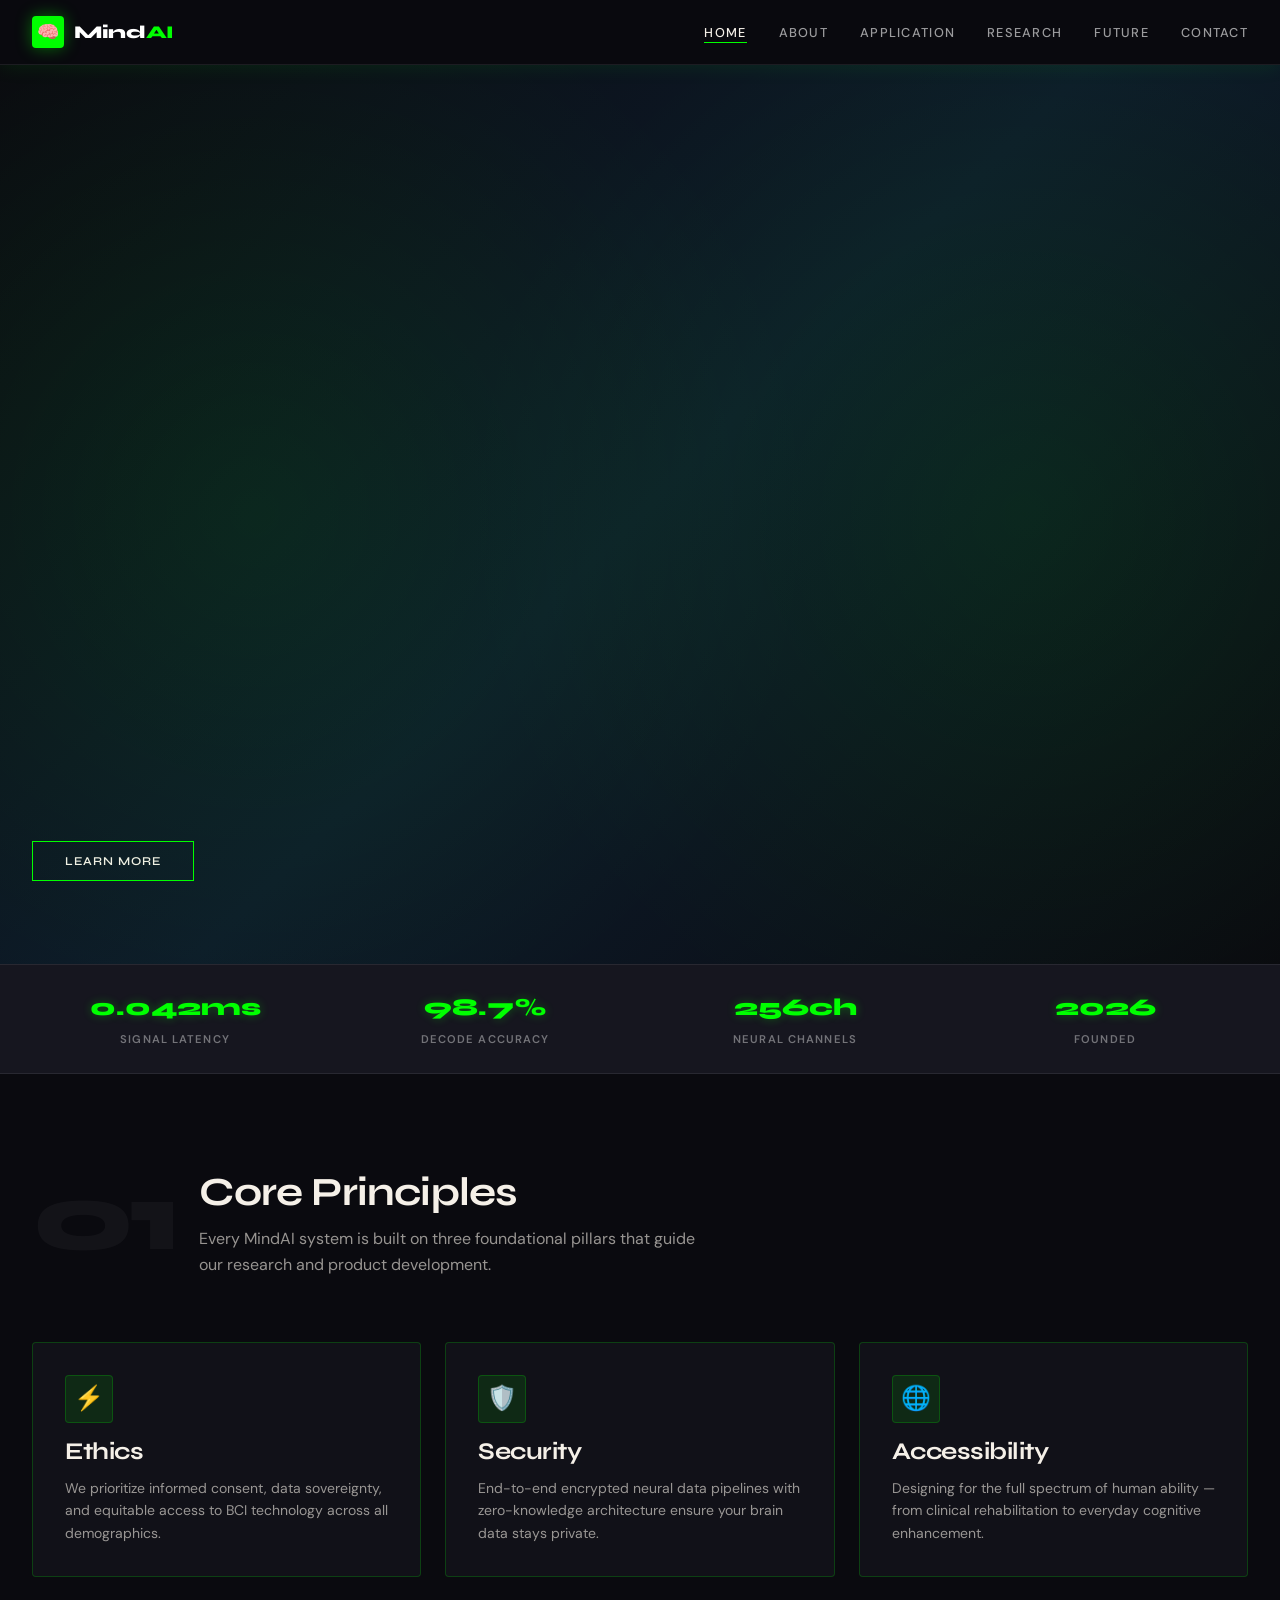
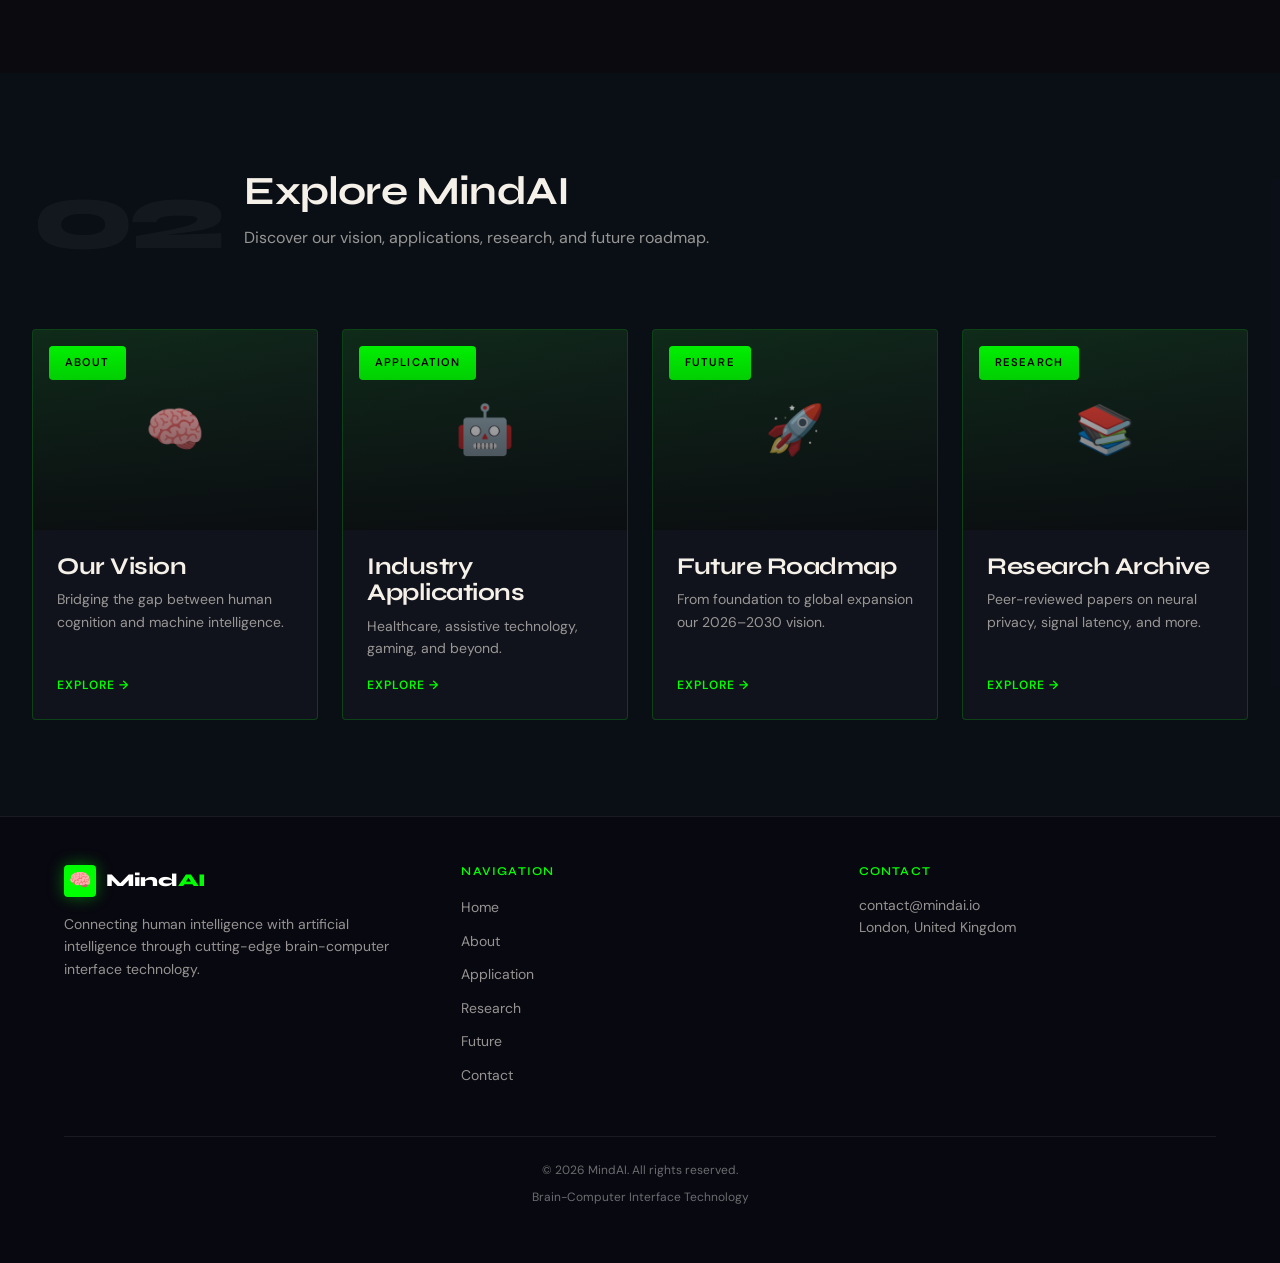
<file: home.html>
<!DOCTYPE html>
<html lang="en">
<head>
    <meta charset="UTF-8">
    <meta name="viewport" content="width=device-width, initial-scale=1.0">
    <title>MindAI - Home</title>
     
    <link href="https://fonts.googleapis.com/css2?family=Syne:wght@400;500;600;700;800&family=DM+Sans:ital,opsz,wght@0,9..40,300;0,9..40,400;0,9..40,500;0,9..40,600&display=swap" rel="stylesheet">
    <link rel="stylesheet" href="css/shared.css">
    <link rel="stylesheet" href="css/home.css">
     
</head>
<body>
    <!-- Navigation -->
    <nav>
        <a href="home.html" class="logo">
            <div class="logo-icon">🧠</div>
            <div class="logo-text">Mind<span class="green">AI</span></div>
        </a>
        <ul class="nav-links">
            <li><a href="home.html" class="active">Home</a></li>
            <li><a href="about.html">About</a></li>
            <li><a href="application.html">Application</a></li>
            <li><a href="research.html">Research</a></li>
            <li><a href="future.html">Future</a></li>
            <li><a href="contact.html">Contact</a></li>
        </ul>
    </nav>

    <!-- Hero Section -->
    <section class="hero">
        <div class="container">
            <div class="hero-label">
                <div class="hero-label-line"></div>
                <span class="hero-label-text">Brain-Computer Interface</span>
            </div>
            <h1>
                CONNECTING<br>
                <span class="green">HUMAN INTELLIGENCE</span><br>
                WITH<br>
                ARTIFICIAL INTELLIGENCE
            </h1>
            <div class="hero-divider"></div>
            <p class="hero-subtitle">
                MindAI creates advanced technology that connects the human brain to computers, allowing people to control digital tools using only their thoughts.
            </p>
            <div class="hero-buttons">
                <button class="btn-signal">Learn More</button>
                <button class="hero-btn-secondary">
                    View Research →
                </button>
            </div>
        </div>
    </section>

    <!-- Stats Bar -->
    <div class="stats-bar">
        <div class="container" style="grid-column: 1/-1; display: grid; grid-template-columns: repeat(auto-fit, minmax(150px, 1fr)); gap: 1.5rem;">
            <div class="stat-item">
                <div class="stat-value">0.042ms</div>
                <div class="stat-label">Signal Latency</div>
            </div>
            <div class="stat-item">
                <div class="stat-value">98.7%</div>
                <div class="stat-label">Decode Accuracy</div>
            </div>
            <div class="stat-item">
                <div class="stat-value">256ch</div>
                <div class="stat-label">Neural Channels</div>
            </div>
            <div class="stat-item">
                <div class="stat-value">2026</div>
                <div class="stat-label">Founded</div>
            </div>
        </div>
    </div>

    <!-- Principles Section -->
    <section class="principles">
        <div class="container">
            <div class="section-header">
                <span class="section-number">01</span>
                <div class="section-header-content">
                    <h2>Core Principles</h2>
                    <p>Every MindAI system is built on three foundational pillars that guide our research and product development.</p>
                </div>
            </div>
            <div class="principles-grid">
                <div class="principle-card">
                    <div class="principle-icon">⚡</div>
                    <h3>Ethics</h3>
                    <p>We prioritize informed consent, data sovereignty, and equitable access to BCI technology across all demographics.</p>
                </div>
                <div class="principle-card">
                    <div class="principle-icon">🛡️</div>
                    <h3>Security</h3>
                    <p>End-to-end encrypted neural data pipelines with zero-knowledge architecture ensure your brain data stays private.</p>
                </div>
                <div class="principle-card">
                    <div class="principle-icon">🌐</div>
                    <h3>Accessibility</h3>
                    <p>Designing for the full spectrum of human ability — from clinical rehabilitation to everyday cognitive enhancement.</p>
                </div>
            </div>
        </div>
    </section>

    <!-- Preview Cards Section -->
    <section class="preview-section">
        <div class="container">
            <div class="section-header">
                <span class="section-number">02</span>
                <div class="section-header-content">
                    <h2>Explore MindAI</h2>
                    <p>Discover our vision, applications, research, and future roadmap.</p>
                </div>
            </div>
            <div class="preview-grid">
                <a href="about.html" class="preview-card">
                    <div class="preview-card-image">
                        🧠
                        <span class="preview-card-label">About</span>
                    </div>
                    <div class="preview-card-content">
                        <h3>Our Vision</h3>
                        <p>Bridging the gap between human cognition and machine intelligence.</p>
                        <div class="preview-card-link">Explore →</div>
                    </div>
                </a>
                <a href="application.html" class="preview-card">
                    <div class="preview-card-image">
                        🤖
                        <span class="preview-card-label">Application</span>
                    </div>
                    <div class="preview-card-content">
                        <h3>Industry Applications</h3>
                        <p>Healthcare, assistive technology, gaming, and beyond.</p>
                        <div class="preview-card-link">Explore →</div>
                    </div>
                </a>
                <a href="future.html" class="preview-card">
                    <div class="preview-card-image">
                        🚀
                        <span class="preview-card-label">Future</span>
                    </div>
                    <div class="preview-card-content">
                        <h3>Future Roadmap</h3>
                        <p>From foundation to global expansion our 2026–2030 vision.</p>
                        <div class="preview-card-link">Explore →</div>
                    </div>
                </a>
                <a href="research.html" class="preview-card">
                    <div class="preview-card-image">
                        📚
                        <span class="preview-card-label">Research</span>
                    </div>
                    <div class="preview-card-content">
                        <h3>Research Archive</h3>
                        <p>Peer-reviewed papers on neural privacy, signal latency, and more.</p>
                        <div class="preview-card-link">Explore →</div>
                    </div>
                </a>
            </div>
        </div>
    </section>

    <!-- Footer -->
    <footer>
        <div class="container">
            <div class="footer-content">
                <div class="footer-section">
                    <div style="display: flex; align-items: center; gap: 0.625rem; margin-bottom: 1rem;">
                        <div class="logo-icon">🧠</div>
                        <div class="logo-text">Mind<span class="green">AI</span></div>
                    </div>
                    <p>Connecting human intelligence with artificial intelligence through cutting-edge brain-computer interface technology.</p>
                </div>
                <div class="footer-section">
                    <h4>Navigation</h4>
                    <ul>
                        <li><a href="home.html">Home</a></li>
                        <li><a href="about.html">About</a></li>
                        <li><a href="application.html">Application</a></li>
                        <li><a href="research.html">Research</a></li>
                        <li><a href="future.html">Future</a></li>
                        <li><a href="contact.html">Contact</a></li>
                    </ul>
                </div>
                <div class="footer-section">
                    <h4>Contact</h4>
                    <p>contact@mindai.io</p>
                    <p>London, United Kingdom</p>
                </div>
            </div>
            <div class="footer-bottom">
                <p>© 2026 MindAI. All rights reserved.</p>
                <p>Brain-Computer Interface Technology</p>
            </div>
        </div>
    </footer>
</body>
</html>
</file>
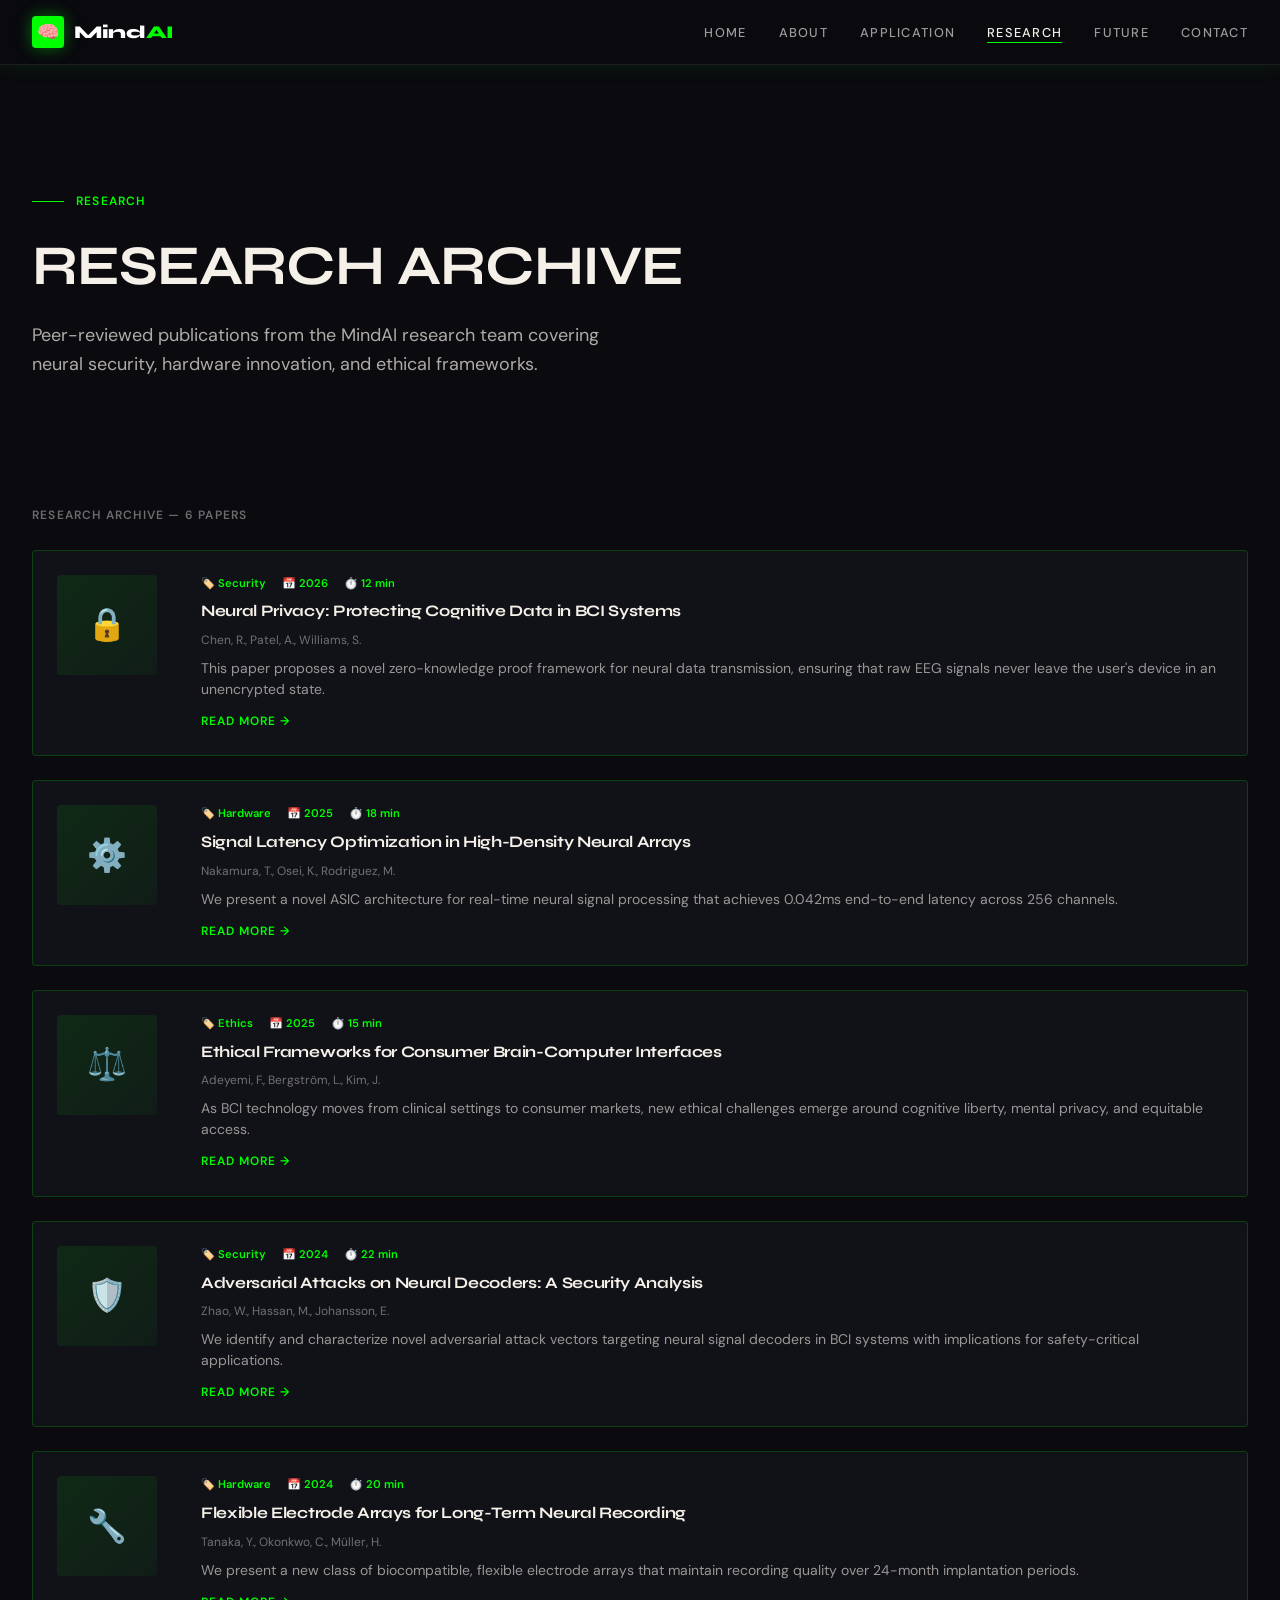
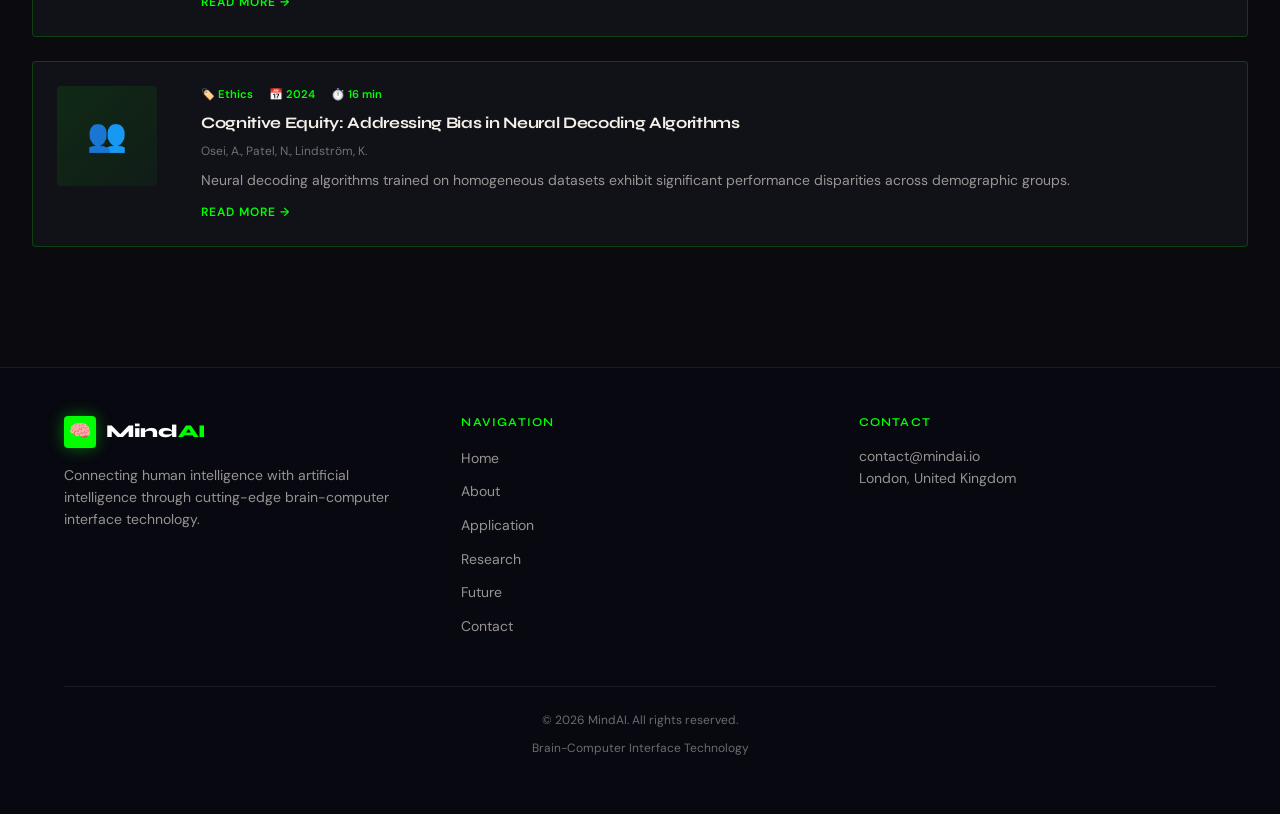
<file: research.html>
<!DOCTYPE html>
<html lang="en">

<head>
    <meta charset="UTF-8">
    <meta name="viewport" content="width=device-width, initial-scale=1.0">
    <title>MindAI - Research</title>

    <link
        href="https://fonts.googleapis.com/css2?family=Syne:wght@400;500;600;700;800&family=DM+Sans:ital,opsz,wght@0,9..40,300;0,9..40,400;0,9..40,500;0,9..40,600&display=swap"
        rel="stylesheet">
    <link rel="stylesheet" href="css/shared.css">
    <link rel="stylesheet" href="css/research.css">
</head>

<body>
    <!-- Navigation -->
    <nav>
        <a href="index.html" class="logo">
            <div class="logo-icon">🧠</div>
            <div class="logo-text">Mind<span class="green">AI</span></div>
        </a>
        <ul class="nav-links">
            <li><a href="index.html">Home</a></li>
            <li><a href="about.html">About</a></li>
            <li><a href="application.html">Application</a></li>
            <li><a href="research.html" class="active">Research</a></li>
            <li><a href="future.html">Future</a></li>
            <li><a href="contact.html">Contact</a></li>
        </ul>
    </nav>

    <!-- Page Header -->
    <section class="page-header">
        <div class="container">
            <div class="page-header-label">
                <div class="page-header-label-line"></div>
                <span class="page-header-label-text">Research</span>
            </div>
            <h1>RESEARCH ARCHIVE</h1>
            <p>Peer-reviewed publications from the MindAI research team covering neural security, hardware innovation,
                and ethical frameworks.</p>
        </div>
    </section>

    <!-- Research Section -->
    <section class="research-section">
        <div class="container">
            <div class="papers-container">
                <div class="papers-header">
                    <div class="papers-count">Research Archive — 6 papers</div>
                </div>

                <div class="paper-card">
                    <div class="paper-thumbnail">🔒</div>
                    <div class="paper-content">
                        <div class="paper-meta">
                            <span class="paper-tag">🏷️ Security</span>
                            <span class="paper-tag">📅 2026</span>
                            <span class="paper-tag">⏱️ 12 min</span>
                        </div>
                        <h3 class="paper-title">Neural Privacy: Protecting Cognitive Data in BCI Systems</h3>
                        <div class="paper-authors">Chen, R., Patel, A., Williams, S.</div>
                        <p class="paper-abstract">This paper proposes a novel zero-knowledge proof framework for neural
                            data transmission, ensuring that raw EEG signals never leave the user's device in an
                            unencrypted state.</p>
                        <div class="paper-link">Read More →</div>
                    </div>
                </div>

                <div class="paper-card">
                    <div class="paper-thumbnail">⚙️</div>
                    <div class="paper-content">
                        <div class="paper-meta">
                            <span class="paper-tag">🏷️ Hardware</span>
                            <span class="paper-tag">📅 2025</span>
                            <span class="paper-tag">⏱️ 18 min</span>
                        </div>
                        <h3 class="paper-title">Signal Latency Optimization in High-Density Neural Arrays</h3>
                        <div class="paper-authors">Nakamura, T., Osei, K., Rodriguez, M.</div>
                        <p class="paper-abstract">We present a novel ASIC architecture for real-time neural signal
                            processing that achieves 0.042ms end-to-end latency across 256 channels.</p>
                        <div class="paper-link">Read More →</div>
                    </div>
                </div>

                <div class="paper-card">
                    <div class="paper-thumbnail">⚖️</div>
                    <div class="paper-content">
                        <div class="paper-meta">
                            <span class="paper-tag">🏷️ Ethics</span>
                            <span class="paper-tag">📅 2025</span>
                            <span class="paper-tag">⏱️ 15 min</span>
                        </div>
                        <h3 class="paper-title">Ethical Frameworks for Consumer Brain-Computer Interfaces</h3>
                        <div class="paper-authors">Adeyemi, F., Bergström, L., Kim, J.</div>
                        <p class="paper-abstract">As BCI technology moves from clinical settings to consumer markets,
                            new ethical challenges emerge around cognitive liberty, mental privacy, and equitable
                            access.</p>
                        <div class="paper-link">Read More →</div>
                    </div>
                </div>

                <div class="paper-card">
                    <div class="paper-thumbnail">🛡️</div>
                    <div class="paper-content">
                        <div class="paper-meta">
                            <span class="paper-tag">🏷️ Security</span>
                            <span class="paper-tag">📅 2024</span>
                            <span class="paper-tag">⏱️ 22 min</span>
                        </div>
                        <h3 class="paper-title">Adversarial Attacks on Neural Decoders: A Security Analysis</h3>
                        <div class="paper-authors">Zhao, W., Hassan, M., Johansson, E.</div>
                        <p class="paper-abstract">We identify and characterize novel adversarial attack vectors
                            targeting neural signal decoders in BCI systems with implications for safety-critical
                            applications.</p>
                        <div class="paper-link">Read More →</div>
                    </div>
                </div>

                <div class="paper-card">
                    <div class="paper-thumbnail">🔧</div>
                    <div class="paper-content">
                        <div class="paper-meta">
                            <span class="paper-tag">🏷️ Hardware</span>
                            <span class="paper-tag">📅 2024</span>
                            <span class="paper-tag">⏱️ 20 min</span>
                        </div>
                        <h3 class="paper-title">Flexible Electrode Arrays for Long-Term Neural Recording</h3>
                        <div class="paper-authors">Tanaka, Y., Okonkwo, C., Müller, H.</div>
                        <p class="paper-abstract">We present a new class of biocompatible, flexible electrode arrays
                            that maintain recording quality over 24-month implantation periods.</p>
                        <div class="paper-link">Read More →</div>
                    </div>
                </div>

                <div class="paper-card">
                    <div class="paper-thumbnail">👥</div>
                    <div class="paper-content">
                        <div class="paper-meta">
                            <span class="paper-tag">🏷️ Ethics</span>
                            <span class="paper-tag">📅 2024</span>
                            <span class="paper-tag">⏱️ 16 min</span>
                        </div>
                        <h3 class="paper-title">Cognitive Equity: Addressing Bias in Neural Decoding Algorithms</h3>
                        <div class="paper-authors">Osei, A., Patel, N., Lindström, K.</div>
                        <p class="paper-abstract">Neural decoding algorithms trained on homogeneous datasets exhibit
                            significant performance disparities across demographic groups.</p>
                        <div class="paper-link">Read More →</div>
                    </div>
                </div>
            </div>
        </div>
    </section>

    <!-- Footer -->
    <footer>
        <div class="container">
            <div class="footer-content">
                <div class="footer-section">
                    <div style="display: flex; align-items: center; gap: 0.625rem; margin-bottom: 1rem;">
                        <div class="logo-icon">🧠</div>
                        <div class="logo-text">Mind<span class="green">AI</span></div>
                    </div>
                    <p>Connecting human intelligence with artificial intelligence through cutting-edge brain-computer
                        interface technology.</p>
                </div>
                <div class="footer-section">
                    <h4>Navigation</h4>
                    <ul>
                        <li><a href="index.html">Home</a></li>
                        <li><a href="about.html">About</a></li>
                        <li><a href="application.html">Application</a></li>
                        <li><a href="research.html">Research</a></li>
                        <li><a href="future.html">Future</a></li>
                        <li><a href="contact.html">Contact</a></li>
                    </ul>
                </div>
                <div class="footer-section">
                    <h4>Contact</h4>
                    <p>contact@mindai.io</p>
                    <p>London, United Kingdom</p>
                </div>
            </div>
            <div class="footer-bottom">
                <p>© 2026 MindAI. All rights reserved.</p>
                <p>Brain-Computer Interface Technology</p>
            </div>
        </div>
    </footer>


</body>

</html>
</file>
<file: css/shared.css>
/* 
 * MindAI BCI — Shared Stylesheet
 * Common styles: Navigation, Footer, Typography, Colors, Animations
 * Color scheme: Green (#00ff00) & Black
 */

* {
    margin: 0;
    padding: 0;
    box-sizing: border-box;
}

html {
    scroll-behavior: smooth;
}

body {
    font-family: 'DM Sans', 'Arial', sans-serif;
    background: #0a0a0f;
    color: #f5f0e8;
    line-height: 1.6;
    overflow-x: hidden;
}

/* Typography */
h1, h2, h3, h4, h5, h6 {
    font-family: 'Syne', 'Arial Black', sans-serif;
    font-weight: 700;
    letter-spacing: -0.02em;
    line-height: 1.1;
}

h1 { font-size: 3.5rem; }
h2 { font-size: 2.5rem; }
h3 { font-size: 1.5rem; }

/* Navigation */
nav {
    position: fixed;
    top: 0;
    left: 0;
    right: 0;
    z-index: 100;
    background: rgba(10, 10, 15, 0.95);
    backdrop-filter: blur(12px);
    border-bottom: 1px solid rgba(255, 255, 255, 0.08);
    padding: 1rem 2rem;
    display: flex;
    justify-content: space-between;
    align-items: center;
    box-shadow: 0 0 20px rgba(0, 255, 0, 0.1);
}

.logo {
    display: flex;
    align-items: center;
    gap: 0.625rem;
    text-decoration: none;
    transition: all 0.3s ease;
}

.logo:hover {
    transform: scale(1.05);
}

.logo-icon {
    width: 2rem;
    height: 2rem;
    background: #00ff00;
    border-radius: 0.25rem;
    display: flex;
    align-items: center;
    justify-content: center;
    font-size: 1.125rem;
    color: #000;
    box-shadow: 0 0 16px rgba(0, 255, 0, 0.4);
}

.logo-text {
    font-family: 'Syne', sans-serif;
    font-size: 1.125rem;
    font-weight: 800;
    letter-spacing: -0.02em;
    color: #fff;
}

.logo-text .green {
    color: #00ff00;
}

.nav-links {
    display: flex;
    gap: 2rem;
    list-style: none;
}

.nav-links a {
    font-size: 0.8rem;
    font-weight: 500;
    letter-spacing: 0.1em;
    text-transform: uppercase;
    color: rgba(255, 255, 255, 0.6);
    text-decoration: none;
    transition: all 0.2s ease;
    position: relative;
}

.nav-links a::after {
    content: '';
    position: absolute;
    bottom: -2px;
    left: 0;
    width: 0;
    height: 1px;
    background: #00ff00;
    transition: width 0.3s ease;
}

.nav-links a:hover,
.nav-links a.active {
    color: #f5f0e8;
}

.nav-links a:hover::after,
.nav-links a.active::after {
    width: 100%;
}

/* Container */
.container {
    width: 100%;
    margin: 0 auto;
    padding: 0 2rem;
    max-width: 1280px;
}

@media (max-width: 1024px) {
    .container {
        padding: 0 1.5rem;
    }
}

@media (max-width: 640px) {
    .container {
        padding: 0 1rem;
    }
}

/* Utilities */
.section-number {
    font-family: 'Syne', sans-serif;
    font-size: 6rem;
    font-weight: 800;
    color: rgba(255, 255, 255, 0.04);
    line-height: 1;
    letter-spacing: -0.05em;
    pointer-events: none;
    user-select: none;
}

.thin-rule {
    width: 2rem;
    height: 1px;
    background: #00ff00;
}

.btn-signal {
    position: relative;
    overflow: hidden;
    background: transparent;
    border: 1px solid #00ff00;
    color: #f5f0e8;
    font-family: 'Syne', sans-serif;
    font-weight: 600;
    letter-spacing: 0.08em;
    text-transform: uppercase;
    font-size: 0.75rem;
    padding: 0.75rem 2rem;
    cursor: pointer;
    transition: all 0.3s ease;
}

.btn-signal::before {
    content: '';
    position: absolute;
    inset: 0;
    background: #00ff00;
    transform: scaleX(0);
    transform-origin: left;
    transition: transform 0.3s ease;
    z-index: -1;
}

.btn-signal:hover::before {
    transform: scaleX(1);
}

.btn-signal:hover {
    color: #000;
    box-shadow: 0 0 20px rgba(0, 255, 0, 0.4);
}

/* Card Lift */
.card-lift {
    transition: transform 0.3s ease, box-shadow 0.3s ease;
}

.card-lift:hover {
    transform: translateY(-4px);
    box-shadow: 0 20px 40px rgba(0, 0, 0, 0.4);
}

/* Animations */
@keyframes fadeUp {
    from {
        opacity: 0;
        transform: translateY(24px);
    }
    to {
        opacity: 1;
        transform: translateY(0);
    }
}

@keyframes glow {
    0%, 100% { text-shadow: 0 0 10px rgba(0, 255, 0, 0.3); }
    50% { text-shadow: 0 0 30px rgba(0, 255, 0, 0.6); }
}

.fade-up {
    animation: fadeUp 0.6s ease-out forwards;
}

.fade-up-delay-1 { animation-delay: 0.1s; opacity: 0; }
.fade-up-delay-2 { animation-delay: 0.2s; opacity: 0; }
.fade-up-delay-3 { animation-delay: 0.3s; opacity: 0; }

.glow {
    animation: glow 2s ease-in-out infinite;
}

/* Footer */
footer {
    background: #080810;
    border-top: 1px solid rgba(255, 255, 255, 0.08);
    padding: 3rem 2rem;
}

.footer-content {
    display: grid;
    grid-template-columns: repeat(auto-fit, minmax(250px, 1fr));
    gap: 2.5rem;
    margin-bottom: 2.5rem;
}

.footer-section h4 {
    font-size: 0.75rem;
    font-weight: 600;
    letter-spacing: 0.1em;
    text-transform: uppercase;
    color: #00ff00;
    margin-bottom: 1rem;
}

.footer-section p,
.footer-section a {
    font-size: 0.875rem;
    color: rgba(245, 240, 232, 0.6);
    text-decoration: none;
    transition: color 0.2s ease;
}

.footer-section a:hover {
    color: #00ff00;
}

.footer-section ul {
    list-style: none;
}

.footer-section li {
    margin-bottom: 0.5rem;
}

.footer-bottom {
    text-align: center;
    padding-top: 1.5rem;
    border-top: 1px solid rgba(255, 255, 255, 0.08);
    font-size: 0.75rem;
    color: rgba(255, 255, 255, 0.4);
}

.footer-bottom p {
    margin-bottom: 0.5rem;
}

/* Page Header Common */
.page-header {
    padding: 8rem 0 4rem;
    margin-top: 4rem;
}

.page-header-label {
    display: flex;
    align-items: center;
    gap: 0.75rem;
    margin-bottom: 1.5rem;
}

.page-header-label-line {
    width: 2rem;
    height: 1px;
    background: #00ff00;
}

.page-header-label-text {
    font-size: 0.75rem;
    font-weight: 600;
    letter-spacing: 0.1em;
    text-transform: uppercase;
    color: #00ff00;
}

.page-header h1 {
    margin-bottom: 1.5rem;
}

.page-header p {
    font-size: 1.125rem;
    max-width: 600px;
    color: rgba(245, 240, 232, 0.7);
}

/* Responsive */
@media (max-width: 768px) {
    nav {
        flex-direction: column;
        gap: 1rem;
        padding: 1rem;
    }

    .nav-links {
        gap: 1rem;
        font-size: 0.7rem;
    }

    h1 { font-size: 2.5rem; }
    h2 { font-size: 1.75rem; }
    h3 { font-size: 1.25rem; }

    .section-number {
        font-size: 4rem;
    }

    .page-header {
        padding: 6rem 0 2rem;
    }
}

@media (max-width: 480px) {
    body {
        font-size: 14px;
    }

    h1 { font-size: 1.75rem; }
    h2 { font-size: 1.25rem; }
    h3 { font-size: 1rem; }

    nav {
        padding: 0.75rem;
    }

    .nav-links {
        gap: 0.5rem;
        font-size: 0.65rem;
    }

    .container {
        padding: 0 0.75rem;
    }
}
</file>
<file: css/index.css>
/* 
 * Home Page — MindAI BCI
 * Sections: Hero, Stats bar, Principles, Preview cards
 */

/* Hero Section */
.hero {
    min-height: 100vh;
    display: flex;
    align-items: center;
    overflow: hidden;
    position: relative;
    margin-top: 4rem;
    padding: 2rem 0;
    background: linear-gradient(135deg, #0a0a0f 0%, #0d1b2a 50%, #0a0a0f 100%);
}

.hero::before {
    content: '';
    position: absolute;
    top: 0;
    left: 0;
    right: 0;
    bottom: 0;
    background: 
        radial-gradient(circle at 20% 50%, rgba(0, 255, 0, 0.08) 0%, transparent 50%),
        radial-gradient(circle at 80% 50%, rgba(0, 255, 0, 0.08) 0%, transparent 50%);
    pointer-events: none;
    z-index: 1;
}

.hero .container {
    position: relative;
    z-index: 2;
}

.hero-label {
    display: flex;
    align-items: center;
    gap: 0.75rem;
    margin-bottom: 2rem;
}

.hero-label-line {
    width: 2rem;
    height: 1px;
    background: #00ff00;
}

.hero-label-text {
    font-size: 0.75rem;
    font-weight: 600;
    letter-spacing: 0.1em;
    text-transform: uppercase;
    color: #00ff00;
}

.hero-title {
    font-size: 4.5rem;
    font-weight: 800;
    line-height: 1.1;
    margin-bottom: 1.5rem;
    text-shadow: 0 0 20px rgba(0, 255, 0, 0.2);
}

.hero-title .green {
    color: #00ff00;
    text-shadow: 0 0 30px rgba(0, 255, 0, 0.4);
}

.hero-divider {
    width: 6rem;
    height: 1px;
    background: #00ff00;
    margin: 1.5rem 0;
    box-shadow: 0 0 10px rgba(0, 255, 0, 0.4);
}

.hero-subtitle {
    font-size: 1.125rem;
    color: rgba(245, 240, 232, 0.7);
    margin-bottom: 2rem;
    max-width: 600px;
}

.hero-buttons {
    display: flex;
    gap: 1rem;
    flex-wrap: wrap;
}

.hero-btn-secondary {
    display: flex;
    align-items: center;
    gap: 0.5rem;
    font-size: 0.75rem;
    font-weight: 600;
    letter-spacing: 0.08em;
    text-transform: uppercase;
    color: #00ff00;
    background: transparent;
    border: none;
    cursor: pointer;
    transition: all 0.3s ease;
    text-decoration: none;
}

.hero-btn-secondary:hover {
    transform: translateX(4px);
    text-shadow: 0 0 10px rgba(0, 255, 0, 0.4);
}

/* Stats Bar */
.stats-bar {
    background: rgba(25, 25, 35, 0.8);
    border-top: 1px solid rgba(255, 255, 255, 0.08);
    border-bottom: 1px solid rgba(255, 255, 255, 0.08);
    padding: 1.5rem 0;
}

.stats-grid {
    display: grid;
    grid-template-columns: repeat(auto-fit, minmax(150px, 1fr));
    gap: 1.5rem;
    text-align: center;
}

.stat-item {
    padding: 0 1rem;
}

.stat-value {
    font-family: 'Syne', sans-serif;
    font-size: 1.5rem;
    font-weight: 800;
    color: #00ff00;
    margin-bottom: 0.25rem;
    text-shadow: 0 0 10px rgba(0, 255, 0, 0.3);
}

.stat-label {
    font-size: 0.7rem;
    font-weight: 600;
    letter-spacing: 0.1em;
    text-transform: uppercase;
    color: rgba(255, 255, 255, 0.4);
}

/* Principles Section */
.principles {
    padding: 6rem 0;
    background: #0a0a0f;
}

.section-header {
    display: flex;
    align-items: flex-start;
    gap: 1.5rem;
    margin-bottom: 4rem;
}

.section-header-content h2 {
    margin-bottom: 0.75rem;
}

.section-header-content p {
    font-size: 1rem;
    color: rgba(245, 240, 232, 0.6);
    max-width: 500px;
}

.principles-grid {
    display: grid;
    grid-template-columns: repeat(auto-fit, minmax(300px, 1fr));
    gap: 1.5rem;
}

.principle-card {
    background: rgba(25, 25, 35, 0.5);
    border: 1px solid rgba(0, 255, 0, 0.2);
    padding: 2rem;
    border-radius: 0.25rem;
    transition: all 0.3s ease;
}

.principle-card:hover {
    transform: translateY(-4px);
    box-shadow: 0 20px 40px rgba(0, 0, 0, 0.4), inset 0 0 20px rgba(0, 255, 0, 0.05);
    border-color: #00ff00;
}

.principle-icon {
    font-size: 1.5rem;
    width: 3rem;
    height: 3rem;
    display: flex;
    align-items: center;
    justify-content: center;
    background: rgba(0, 255, 0, 0.1);
    border: 1px solid rgba(0, 255, 0, 0.2);
    border-radius: 0.25rem;
    margin-bottom: 1rem;
    color: #00ff00;
}

.principle-card h3 {
    margin-bottom: 0.75rem;
    color: #f5f0e8;
}

.principle-card p {
    font-size: 0.875rem;
    color: rgba(245, 240, 232, 0.6);
    line-height: 1.6;
}

/* Preview Cards */
.preview-section {
    padding: 6rem 0;
    background: rgba(13, 27, 42, 0.3);
}

.preview-grid {
    display: grid;
    grid-template-columns: repeat(auto-fit, minmax(280px, 1fr));
    gap: 1.5rem;
}

.preview-card {
    background: rgba(25, 25, 35, 0.5);
    border: 1px solid rgba(0, 255, 0, 0.2);
    border-radius: 0.25rem;
    overflow: hidden;
    transition: all 0.3s ease;
    text-decoration: none;
    color: inherit;
    display: flex;
    flex-direction: column;
}

.preview-card:hover {
    transform: translateY(-4px);
    box-shadow: 0 20px 40px rgba(0, 0, 0, 0.4);
    border-color: #00ff00;
}

.preview-card-image {
    width: 100%;
    height: 200px;
    background: linear-gradient(135deg, rgba(0, 255, 0, 0.1), rgba(0, 255, 0, 0.05));
    display: flex;
    align-items: center;
    justify-content: center;
    font-size: 3rem;
    position: relative;
    overflow: hidden;
}

.preview-card-image::after {
    content: '';
    position: absolute;
    inset: 0;
    background: linear-gradient(to top, rgba(10, 10, 15, 0.8), transparent);
}

.preview-card-label {
    position: absolute;
    top: 1rem;
    left: 1rem;
    font-size: 0.7rem;
    font-weight: 600;
    letter-spacing: 0.1em;
    text-transform: uppercase;
    background: #00ff00;
    color: #000;
    padding: 0.5rem 1rem;
    border-radius: 0.25rem;
}

.preview-card-content {
    padding: 1.5rem;
    flex: 1;
    display: flex;
    flex-direction: column;
}

.preview-card h3 {
    margin-bottom: 0.5rem;
    color: #f5f0e8;
}

.preview-card p {
    font-size: 0.875rem;
    color: rgba(245, 240, 232, 0.6);
    margin-bottom: 1rem;
    flex: 1;
}

.preview-card-link {
    display: flex;
    align-items: center;
    gap: 0.5rem;
    font-size: 0.75rem;
    font-weight: 600;
    letter-spacing: 0.08em;
    text-transform: uppercase;
    color: #00ff00;
}

@media (max-width: 768px) {
    .hero-title {
        font-size: 2.5rem;
    }

    .section-header {
        flex-direction: column;
    }

    .stats-grid {
        grid-template-columns: repeat(2, 1fr);
    }
}
</file>
<file: css/about.css>
/* 
 * About Page — MindAI BCI
 * Sections: Vision image, Three principles, Mission statement
 */

.vision-section {
    padding: 4rem 0;
}

.vision-image {
    width: 100%;
    height: 400px;
    background: linear-gradient(135deg, rgba(0, 255, 0, 0.1), rgba(0, 255, 0, 0.05));
    border-radius: 0.25rem;
    display: flex;
    align-items: center;
    justify-content: center;
    font-size: 5rem;
    position: relative;
    border: 1px solid rgba(0, 255, 0, 0.2);
    overflow: hidden;
}

.vision-image::after {
    content: '';
    position: absolute;
    inset: 0;
    background: linear-gradient(to right, rgba(10, 10, 15, 0.3), transparent 50%, rgba(10, 10, 15, 0.3));
}

.vision-overlay {
    position: absolute;
    bottom: 2rem;
    left: 2rem;
    z-index: 2;
}

.vision-overlay p {
    font-size: 0.75rem;
    font-weight: 600;
    letter-spacing: 0.1em;
    text-transform: uppercase;
    color: rgba(255, 255, 255, 0.6);
    margin-bottom: 0.5rem;
}

.vision-overlay h3 {
    font-size: 1.5rem;
    color: #f5f0e8;
    max-width: 400px;
    text-shadow: 0 2px 20px rgba(0, 0, 0, 0.8);
}

.principles-section {
    padding: 6rem 0;
}

.principles-grid {
    display: grid;
    grid-template-columns: repeat(auto-fit, minmax(300px, 1fr));
    gap: 3rem;
}

.principle-item {
    position: relative;
}

.principle-number {
    font-size: 0.75rem;
    font-weight: 600;
    letter-spacing: 0.1em;
    text-transform: uppercase;
    color: #00ff00;
    margin-bottom: 1rem;
}

.principle-item-line {
    width: 3rem;
    height: 1px;
    background: #00ff00;
    margin-bottom: 1.5rem;
}

.principle-item h3 {
    margin-bottom: 1rem;
    color: #f5f0e8;
}

.principle-item p {
    font-size: 0.875rem;
    color: rgba(245, 240, 232, 0.6);
    line-height: 1.6;
}

.mission-section {
    padding: 6rem 0;
    background: rgba(25, 25, 35, 0.5);
    border-top: 1px solid rgba(0, 255, 0, 0.2);
    border-bottom: 1px solid rgba(0, 255, 0, 0.2);
    margin: 0 -2rem;
    padding-left: 2rem;
    padding-right: 2rem;
}

.mission-content {
    max-width: 800px;
    margin: 0 auto;
    text-align: center;
}

.mission-label {
    display: flex;
    align-items: center;
    justify-content: center;
    gap: 1rem;
    margin-bottom: 2rem;
}

.mission-label-line {
    width: 2rem;
    height: 1px;
    background: #00ff00;
}

.mission-label-text {
    font-size: 0.75rem;
    font-weight: 600;
    letter-spacing: 0.1em;
    text-transform: uppercase;
    color: #00ff00;
}

.mission-content h2 {
    margin-bottom: 1.5rem;
}

.mission-content p {
    font-size: 1rem;
    color: rgba(245, 240, 232, 0.7);
    line-height: 1.8;
}

@media (max-width: 768px) {
    .vision-image {
        height: 250px;
        font-size: 3rem;
    }

    .principles-grid {
        gap: 2rem;
    }
}
</file>
<file: css/application.css>
/* 
 * Application Page — MindAI BCI
 * Sections: Three industry cards, Stats section
 */

.applications-section {
    padding: 6rem 0;
}

.app-grid {
    display: grid;
    grid-template-columns: repeat(auto-fit, minmax(300px, 1fr));
    gap: 2rem;
}

.app-card {
    background: rgba(25, 25, 35, 0.5);
    border: 1px solid rgba(0, 255, 0, 0.2);
    border-radius: 0.25rem;
    overflow: hidden;
    transition: all 0.3s ease;
    display: flex;
    flex-direction: column;
}

.app-card:hover {
    transform: translateY(-4px);
    box-shadow: 0 20px 40px rgba(0, 0, 0, 0.4);
    border-color: #00ff00;
}

.app-card-image {
    width: 100%;
    height: 220px;
    background: linear-gradient(135deg, rgba(0, 255, 0, 0.1), rgba(0, 255, 0, 0.05));
    display: flex;
    align-items: center;
    justify-content: center;
    font-size: 4rem;
    position: relative;
    overflow: hidden;
}

.app-card-image::after {
    content: '';
    position: absolute;
    inset: 0;
    background: linear-gradient(to top, rgba(10, 10, 15, 0.9), transparent 60%);
}

.app-card-number {
    position: absolute;
    top: 1rem;
    left: 1rem;
    font-size: 0.7rem;
    font-weight: 600;
    letter-spacing: 0.1em;
    text-transform: uppercase;
    background: #00ff00;
    color: #000;
    padding: 0.5rem 1rem;
    border-radius: 0.25rem;
}

.app-card-content {
    padding: 2rem;
    flex: 1;
    display: flex;
    flex-direction: column;
}

.app-card h3 {
    margin-bottom: 1rem;
    color: #f5f0e8;
}

.app-card p {
    font-size: 0.875rem;
    color: rgba(245, 240, 232, 0.6);
    margin-bottom: 1.5rem;
    flex: 1;
    line-height: 1.6;
}

.app-tags {
    display: flex;
    flex-wrap: wrap;
    gap: 0.5rem;
    margin-bottom: 1rem;
}

.app-tag {
    font-size: 0.7rem;
    padding: 0.4rem 0.8rem;
    background: rgba(0, 255, 0, 0.1);
    border: 1px solid rgba(0, 255, 0, 0.2);
    border-radius: 0.25rem;
    color: #00ff00;
}

.app-link {
    display: flex;
    align-items: center;
    gap: 0.5rem;
    font-size: 0.75rem;
    font-weight: 600;
    letter-spacing: 0.08em;
    text-transform: uppercase;
    color: #00ff00;
    cursor: pointer;
    transition: all 0.3s ease;
}

.app-link:hover {
    transform: translateX(4px);
}

.stats-section {
    padding: 3rem 0;
    background: rgba(25, 25, 35, 0.5);
    border-top: 1px solid rgba(0, 255, 0, 0.2);
}

.stats-grid {
    display: grid;
    grid-template-columns: repeat(auto-fit, minmax(150px, 1fr));
    gap: 2rem;
    text-align: center;
}

.stat-item {
    padding: 0 1rem;
}

.stat-value {
    font-family: 'Syne', sans-serif;
    font-size: 1.75rem;
    font-weight: 800;
    color: #00ff00;
    margin-bottom: 0.5rem;
    text-shadow: 0 0 10px rgba(0, 255, 0, 0.3);
}

.stat-label {
    font-size: 0.7rem;
    font-weight: 600;
    letter-spacing: 0.1em;
    text-transform: uppercase;
    color: rgba(255, 255, 255, 0.4);
}

@media (max-width: 768px) {
    .app-grid {
        grid-template-columns: 1fr;
    }

    .stats-grid {
        grid-template-columns: repeat(2, 1fr);
    }
}
</file>
<file: css/contact.css>
/* 
 * Contact Page — MindAI BCI
 * Sections: Contact info cards, Contact form
 */

.contact-section {
    padding: 4rem 0 6rem;
    flex: 1;
}

.contact-layout {
    display: grid;
    grid-template-columns: 1fr 1fr;
    gap: 3rem;
}

.contact-info h2,
.contact-form-wrapper h2 {
    margin-bottom: 2rem;
}

.contact-items {
    display: flex;
    flex-direction: column;
    gap: 1rem;
}

.contact-item {
    background: rgba(25, 25, 35, 0.5);
    border: 1px solid rgba(0, 255, 0, 0.2);
    border-radius: 0.25rem;
    padding: 1.5rem;
    display: flex;
    align-items: center;
    gap: 1.5rem;
    text-decoration: none;
    transition: all 0.3s ease;
}

.contact-item:hover {
    transform: translateY(-2px);
    box-shadow: 0 10px 30px rgba(0, 0, 0, 0.3);
    border-color: #00ff00;
}

.contact-icon {
    width: 3rem;
    height: 3rem;
    display: flex;
    align-items: center;
    justify-content: center;
    background: rgba(0, 255, 0, 0.1);
    border: 1px solid rgba(0, 255, 0, 0.2);
    border-radius: 0.25rem;
    font-size: 1.5rem;
    flex-shrink: 0;
}

.contact-details {
    flex: 1;
}

.contact-label {
    font-size: 0.75rem;
    font-weight: 600;
    letter-spacing: 0.1em;
    text-transform: uppercase;
    color: #00ff00;
    margin-bottom: 0.25rem;
}

.contact-value {
    font-size: 0.875rem;
    color: #f5f0e8;
}

.contact-form-wrapper {
    background: rgba(25, 25, 35, 0.5);
    border: 1px solid rgba(0, 255, 0, 0.2);
    border-radius: 0.25rem;
    padding: 2rem;
}

.contact-form {
    display: flex;
    flex-direction: column;
    gap: 1.5rem;
}

.form-group {
    display: flex;
    flex-direction: column;
}

.form-group label {
    font-size: 0.75rem;
    font-weight: 600;
    letter-spacing: 0.1em;
    text-transform: uppercase;
    color: #00ff00;
    margin-bottom: 0.5rem;
}

.form-group input,
.form-group textarea {
    background: rgba(10, 10, 15, 0.5);
    border: 1px solid rgba(0, 255, 0, 0.2);
    border-radius: 0.25rem;
    padding: 0.75rem;
    color: #f5f0e8;
    font-family: 'DM Sans', sans-serif;
    font-size: 0.875rem;
    transition: all 0.3s ease;
}

.form-group input:focus,
.form-group textarea:focus {
    outline: none;
    border-color: #00ff00;
    box-shadow: 0 0 0 2px rgba(0, 255, 0, 0.15);
    background: rgba(10, 10, 15, 0.8);
}

.form-group input::placeholder,
.form-group textarea::placeholder {
    color: rgba(255, 255, 255, 0.3);
}

@media (max-width: 1024px) {
    .contact-layout {
        grid-template-columns: 1fr;
    }
}

@media (max-width: 768px) {
    .contact-section {
        padding: 2rem 0 4rem;
    }

    .contact-layout {
        gap: 2rem;
    }

    .contact-form-wrapper {
        padding: 1.5rem;
    }
}
</file>
<file: css/future.css>
.video-section {
    padding: 4rem 0;
    /* margin-top: 4rem; */
}
.video-wrapper {
    display: flex;
    justify-content: center;
    align-items: center;
    margin-top: 2rem;
}

.video-player {
    width: 100%;
    aspect-ratio: 16 / 9;
    background: linear-gradient(135deg, rgba(0, 255, 0, 0.1), rgba(0, 255, 0, 0.05));
    border: 1px solid rgba(0, 255, 0, 0.2);
    border-radius: 0.25rem;
    display: flex;
    align-items: center;
    justify-content: center;
    font-size: 5rem;
    position: relative;
    overflow: hidden;
    cursor: pointer;
    transition: all 0.3s ease;
}

.video-player:hover {
    border-color: #00ff00;
    box-shadow: 0 0 30px rgba(0, 255, 0, 0.2);
}

.video-player::after {
    content: '';
    position: absolute;
    inset: 0;
    background: linear-gradient(to right, rgba(10, 10, 15, 0.2), transparent 50%, rgba(10, 10, 15, 0.2));
}

.video-play-btn {
    position: absolute;
    width: 80px;
    height: 80px;
    background: #00ff00;
    border-radius: 50%;
    display: flex;
    align-items: center;
    justify-content: center;
    font-size: 2rem;
    z-index: 2;
    transition: all 0.3s ease;
    box-shadow: 0 0 40px rgba(0, 255, 0, 0.4);
    border: none;
    cursor: pointer;
    color: #000;
}

.video-player:hover .video-play-btn {
    transform: scale(1.1);
    box-shadow: 0 0 60px rgba(0, 255, 0, 0.6);
}

.timeline-section {
    padding: 6rem 0;
}

.timeline {
    position: relative;
    padding: 2rem 0;
}

.timeline-item {
    position: relative;
    padding: 2rem 0 2rem 2rem;
    margin-bottom: 2rem;
}

@media (min-width: 768px) {
    .timeline-item {
        padding: 2rem 0 2rem 8rem;
    }
}
.timeline-year {
    font-family: 'Syne', sans-serif;
    font-size: 1.5rem;
    font-weight: 800;
    color: #00ff00;
    margin-bottom: 0.5rem;
    text-shadow: 0 0 10px rgba(0, 255, 0, 0.3);
}

.timeline-title {
    font-size: 1.25rem;
    font-weight: 700;
    color: #f5f0e8;
    margin-bottom: 1rem;
}

.timeline-items {
    background: rgba(25, 25, 35, 0.5);
    border: 1px solid rgba(0, 255, 0, 0.2);
    border-radius: 0.25rem;
    padding: 1.5rem;
}

.timeline-items ul {
    list-style: none;
}

.timeline-items li {
    display: flex;
    align-items: flex-start;
    gap: 0.75rem;
    margin-bottom: 0.75rem;
    font-size: 0.875rem;
    color: rgba(245, 240, 232, 0.7);
    line-height: 1.5;
}

.timeline-items li:last-child {
    margin-bottom: 0;
}

.timeline-items li::before {
    content: '';
    width: 6px;
    height: 6px;
    background: #00ff00;
    border-radius: 50%;
    margin-top: 0.4rem;
    flex-shrink: 0;
}

@media (max-width: 768px) {
    .timeline-item {
        padding-left: 2rem;
    }

    .timeline::before {
        left: 0;
    }

    .timeline-dot {
        left: -4px;
    }
}
</file>
<file: css/home.css>
.hero {
            min-height: 100vh;
            display: flex;
            align-items: center;
            overflow: hidden;
            position: relative;
            margin-top: 4rem;
            padding: 2rem 0;
        }

        .hero::before {
            content: '';
            position: absolute;
            top: 0;
            left: 0;
            right: 0;
            bottom: 0;
            background: linear-gradient(135deg, #0a0a0f 0%, #0d1b2a 50%, #0a0a0f 100%);
            z-index: 0;
        }

        .hero::after {
            content: '';
            position: absolute;
            top: 0;
            left: 0;
            right: 0;
            bottom: 0;
            background: 
                radial-gradient(circle at 20% 50%, rgba(0, 255, 0, 0.08) 0%, transparent 50%),
                radial-gradient(circle at 80% 50%, rgba(0, 255, 0, 0.08) 0%, transparent 50%);
            pointer-events: none;
            z-index: 1;
        }

        .hero-content {
            position: relative;
            z-index: 2;
            max-width: 900px;
        }

        .hero-label {
            display: flex;
            align-items: center;
            gap: 0.75rem;
            margin-bottom: 2rem;
        }

        .hero-label-line {
            width: 2rem;
            height: 1px;
            background: #00ff00;
        }

        .hero-label-text {
            font-size: 0.75rem;
            font-weight: 600;
            letter-spacing: 0.1em;
            text-transform: uppercase;
            color: #00ff00;
        }

        .hero h1 {
            font-size: 4.5rem;
            font-weight: 800;
            line-height: 1.1;
            margin-bottom: 1.5rem;
            text-shadow: 0 0 20px rgba(0, 255, 0, 0.2);
        }

        .hero h1 .green {
            color: #00ff00;
            text-shadow: 0 0 30px rgba(0, 255, 0, 0.4);
        }

        .hero-divider {
            width: 6rem;
            height: 1px;
            background: #00ff00;
            margin: 1.5rem 0;
            box-shadow: 0 0 10px rgba(0, 255, 0, 0.4);
        }

        .hero-subtitle {
            font-size: 1.125rem;
            color: rgba(245, 240, 232, 0.7);
            margin-bottom: 2rem;
            max-width: 600px;
        }

        .hero-buttons {
            display: flex;
            gap: 1rem;
            flex-wrap: wrap;
        }

        .hero-btn-secondary {
            display: flex;
            align-items: center;
            gap: 0.5rem;
            font-size: 0.75rem;
            font-weight: 600;
            letter-spacing: 0.08em;
            text-transform: uppercase;
            color: #00ff00;
            background: transparent;
            border: none;
            cursor: pointer;
            transition: all 0.3s ease;
        }

        .hero-btn-secondary:hover {
            transform: translateX(4px);
            text-shadow: 0 0 10px rgba(0, 255, 0, 0.4);
        }

        /* Stats Bar */
        .stats-bar {
            background: rgba(25, 25, 35, 0.8);
            border-top: 1px solid rgba(255, 255, 255, 0.08);
            border-bottom: 1px solid rgba(255, 255, 255, 0.08);
            padding: 1.5rem 0;
            display: grid;
            grid-template-columns: repeat(auto-fit, minmax(150px, 1fr));
            gap: 1.5rem;
            text-align: center;
        }

        .stat-item {
            padding: 0 1rem;
        }

        .stat-value {
            font-family: 'Syne', sans-serif;
            font-size: 1.5rem;
            font-weight: 800;
            color: #00ff00;
            margin-bottom: 0.25rem;
            text-shadow: 0 0 10px rgba(0, 255, 0, 0.3);
        }

        .stat-label {
            font-size: 0.7rem;
            font-weight: 600;
            letter-spacing: 0.1em;
            text-transform: uppercase;
            color: rgba(255, 255, 255, 0.4);
        }

        /* Principles Section */
        .principles {
            padding: 6rem 0;
            background: #0a0a0f;
        }

        .section-header {
            display: flex;
            align-items: flex-start;
            gap: 1.5rem;
            margin-bottom: 4rem;
        }

        .section-header-content h2 {
            margin-bottom: 0.75rem;
        }

        .section-header-content p {
            font-size: 1rem;
            color: rgba(245, 240, 232, 0.6);
            max-width: 500px;
        }

        .principles-grid {
            display: grid;
            grid-template-columns: repeat(auto-fit, minmax(300px, 1fr));
            gap: 1.5rem;
        }

        .principle-card {
            background: rgba(25, 25, 35, 0.5);
            border: 1px solid rgba(0, 255, 0, 0.2);
            padding: 2rem;
            border-radius: 0.25rem;
            transition: all 0.3s ease;
        }

        .principle-card:hover {
            transform: translateY(-4px);
            box-shadow: 0 20px 40px rgba(0, 0, 0, 0.4), inset 0 0 20px rgba(0, 255, 0, 0.05);
            border-color: #00ff00;
        }

        .principle-icon {
            font-size: 1.5rem;
            width: 3rem;
            height: 3rem;
            display: flex;
            align-items: center;
            justify-content: center;
            background: rgba(0, 255, 0, 0.1);
            border: 1px solid rgba(0, 255, 0, 0.2);
            border-radius: 0.25rem;
            margin-bottom: 1rem;
            color: #00ff00;
        }

        .principle-card h3 {
            margin-bottom: 0.75rem;
            color: #f5f0e8;
        }

        .principle-card p {
            font-size: 0.875rem;
            color: rgba(245, 240, 232, 0.6);
            line-height: 1.6;
        }

        /* Preview Cards */
        .preview-section {
            padding: 6rem 0;
            background: rgba(13, 27, 42, 0.3);
        }

        .preview-grid {
            display: grid;
            grid-template-columns: repeat(auto-fit, minmax(280px, 1fr));
            gap: 1.5rem;
        }

        .preview-card {
            background: rgba(25, 25, 35, 0.5);
            border: 1px solid rgba(0, 255, 0, 0.2);
            border-radius: 0.25rem;
            overflow: hidden;
            transition: all 0.3s ease;
            text-decoration: none;
            color: inherit;
            display: flex;
            flex-direction: column;
        }

        .preview-card:hover {
            transform: translateY(-4px);
            box-shadow: 0 20px 40px rgba(0, 0, 0, 0.4);
            border-color: #00ff00;
        }

        .preview-card-image {
            width: 100%;
            height: 200px;
            background: linear-gradient(135deg, rgba(0, 255, 0, 0.1), rgba(0, 255, 0, 0.05));
            display: flex;
            align-items: center;
            justify-content: center;
            font-size: 3rem;
            position: relative;
            overflow: hidden;
        }

        .preview-card-image::after {
            content: '';
            position: absolute;
            inset: 0;
            background: linear-gradient(to top, rgba(10, 10, 15, 0.8), transparent);
        }

        .preview-card-label {
            position: absolute;
            top: 1rem;
            left: 1rem;
            font-size: 0.7rem;
            font-weight: 600;
            letter-spacing: 0.1em;
            text-transform: uppercase;
            background: #00ff00;
            color: #000;
            padding: 0.5rem 1rem;
            border-radius: 0.25rem;
        }

        .preview-card-content {
            padding: 1.5rem;
            flex: 1;
            display: flex;
            flex-direction: column;
        }

        .preview-card h3 {
            margin-bottom: 0.5rem;
            color: #f5f0e8;
        }

        .preview-card p {
            font-size: 0.875rem;
            color: rgba(245, 240, 232, 0.6);
            margin-bottom: 1rem;
            flex: 1;
        }

        .preview-card-link {
            display: flex;
            align-items: center;
            gap: 0.5rem;
            font-size: 0.75rem;
            font-weight: 600;
            letter-spacing: 0.08em;
            text-transform: uppercase;
            color: #00ff00;
        }

        @media (max-width: 768px) {
            .hero h1 {
                font-size: 2.5rem;
            }

            .section-header {
                flex-direction: column;
            }

            .stats-bar {
                grid-template-columns: repeat(2, 1fr);
            }
        }
</file>
<file: css/research.css>
.research-section {
    padding: 4rem 0 6rem;
}

.papers-container {
    width: 100%;
}

.papers-header {
    display: flex;
    justify-content: space-between;
    align-items: center;
    margin-bottom: 1.5rem;
}

.papers-count {
    font-size: 0.75rem;
    font-weight: 600;
    letter-spacing: 0.1em;
    text-transform: uppercase;
    color: rgba(255, 255, 255, 0.4);
}

.paper-card {
    background: rgba(25, 25, 35, 0.5);
    border: 1px solid rgba(0, 255, 0, 0.2);
    border-radius: 0.25rem;
    padding: 1.5rem;
    margin-bottom: 1.5rem;
    display: grid;
    grid-template-columns: 120px 1fr;
    gap: 1.5rem;
    transition: all 0.3s ease;
}

.paper-card:hover {
    transform: translateY(-2px);
    box-shadow: 0 10px 30px rgba(0, 0, 0, 0.3);
    border-color: #00ff00;
}

.paper-thumbnail {
    width: 100px;
    height: 100px;
    background: linear-gradient(135deg, rgba(0, 255, 0, 0.1), rgba(0, 255, 0, 0.05));
    border-radius: 0.25rem;
    display: flex;
    align-items: center;
    justify-content: center;
    font-size: 2rem;
}

.paper-content {
    display: flex;
    flex-direction: column;
}

.paper-meta {
    display: flex;
    gap: 1rem;
    margin-bottom: 0.5rem;
    flex-wrap: wrap;
}

.paper-tag {
    font-size: 0.7rem;
    font-weight: 600;
    color: #00ff00;
    display: flex;
    align-items: center;
    gap: 0.3rem;
}

.paper-title {
    font-size: 1rem;
    font-weight: 700;
    color: #f5f0e8;
    margin-bottom: 0.5rem;
    line-height: 1.4;
}

.paper-authors {
    font-size: 0.75rem;
    color: rgba(255, 255, 255, 0.4);
    margin-bottom: 0.5rem;
}

.paper-abstract {
    font-size: 0.875rem;
    color: rgba(245, 240, 232, 0.6);
    margin-bottom: 0.75rem;
    line-height: 1.5;
    display: -webkit-box;
    -webkit-box-orient: vertical;
    overflow: hidden;
}

.paper-link {
    display: inline-flex;
    align-items: center;
    gap: 0.5rem;
    font-size: 0.75rem;
    font-weight: 600;
    letter-spacing: 0.08em;
    text-transform: uppercase;
    color: #00ff00;
    cursor: pointer;
    transition: all 0.3s ease;
    width: fit-content;
}

.paper-link:hover {
    transform: translateX(4px);
}

@media (max-width: 768px) {
    .paper-card {
        grid-template-columns: 1fr;
    }

    .paper-thumbnail {
        display: none;
    }
}
</file>
